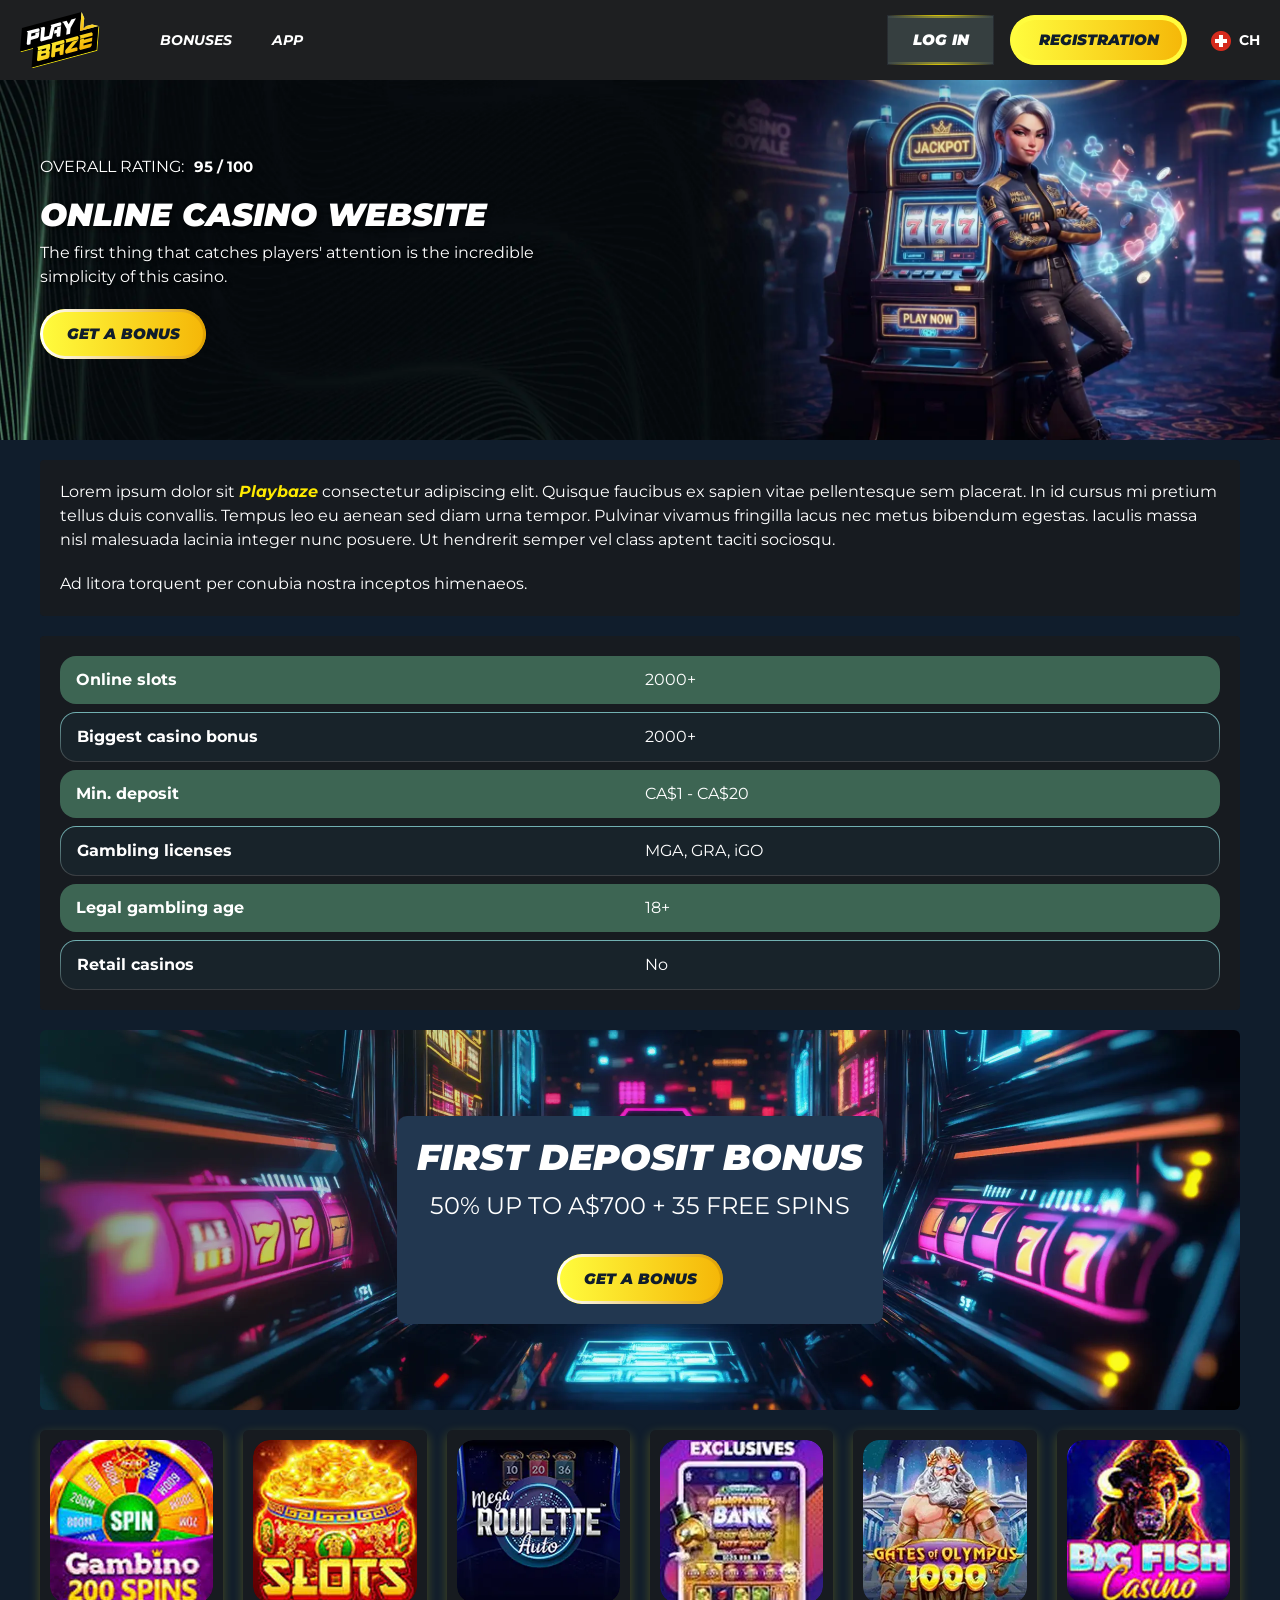
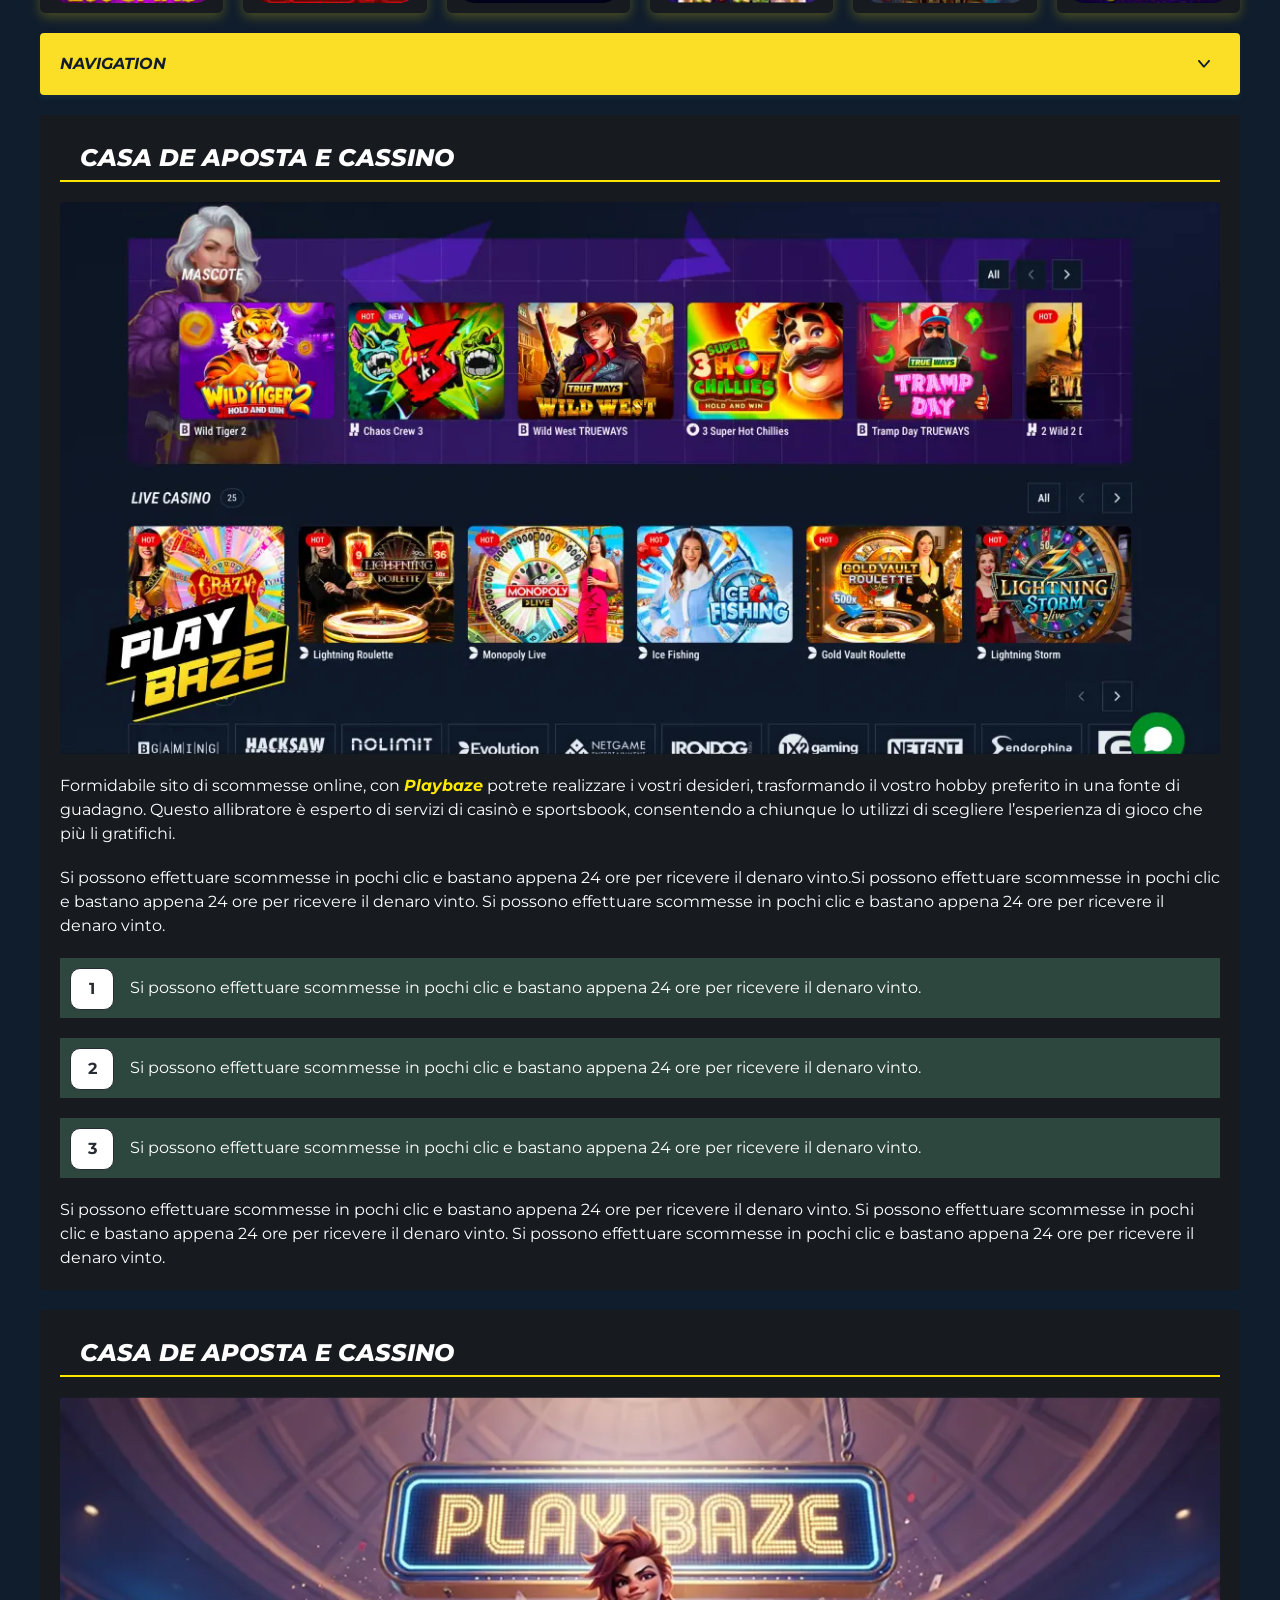
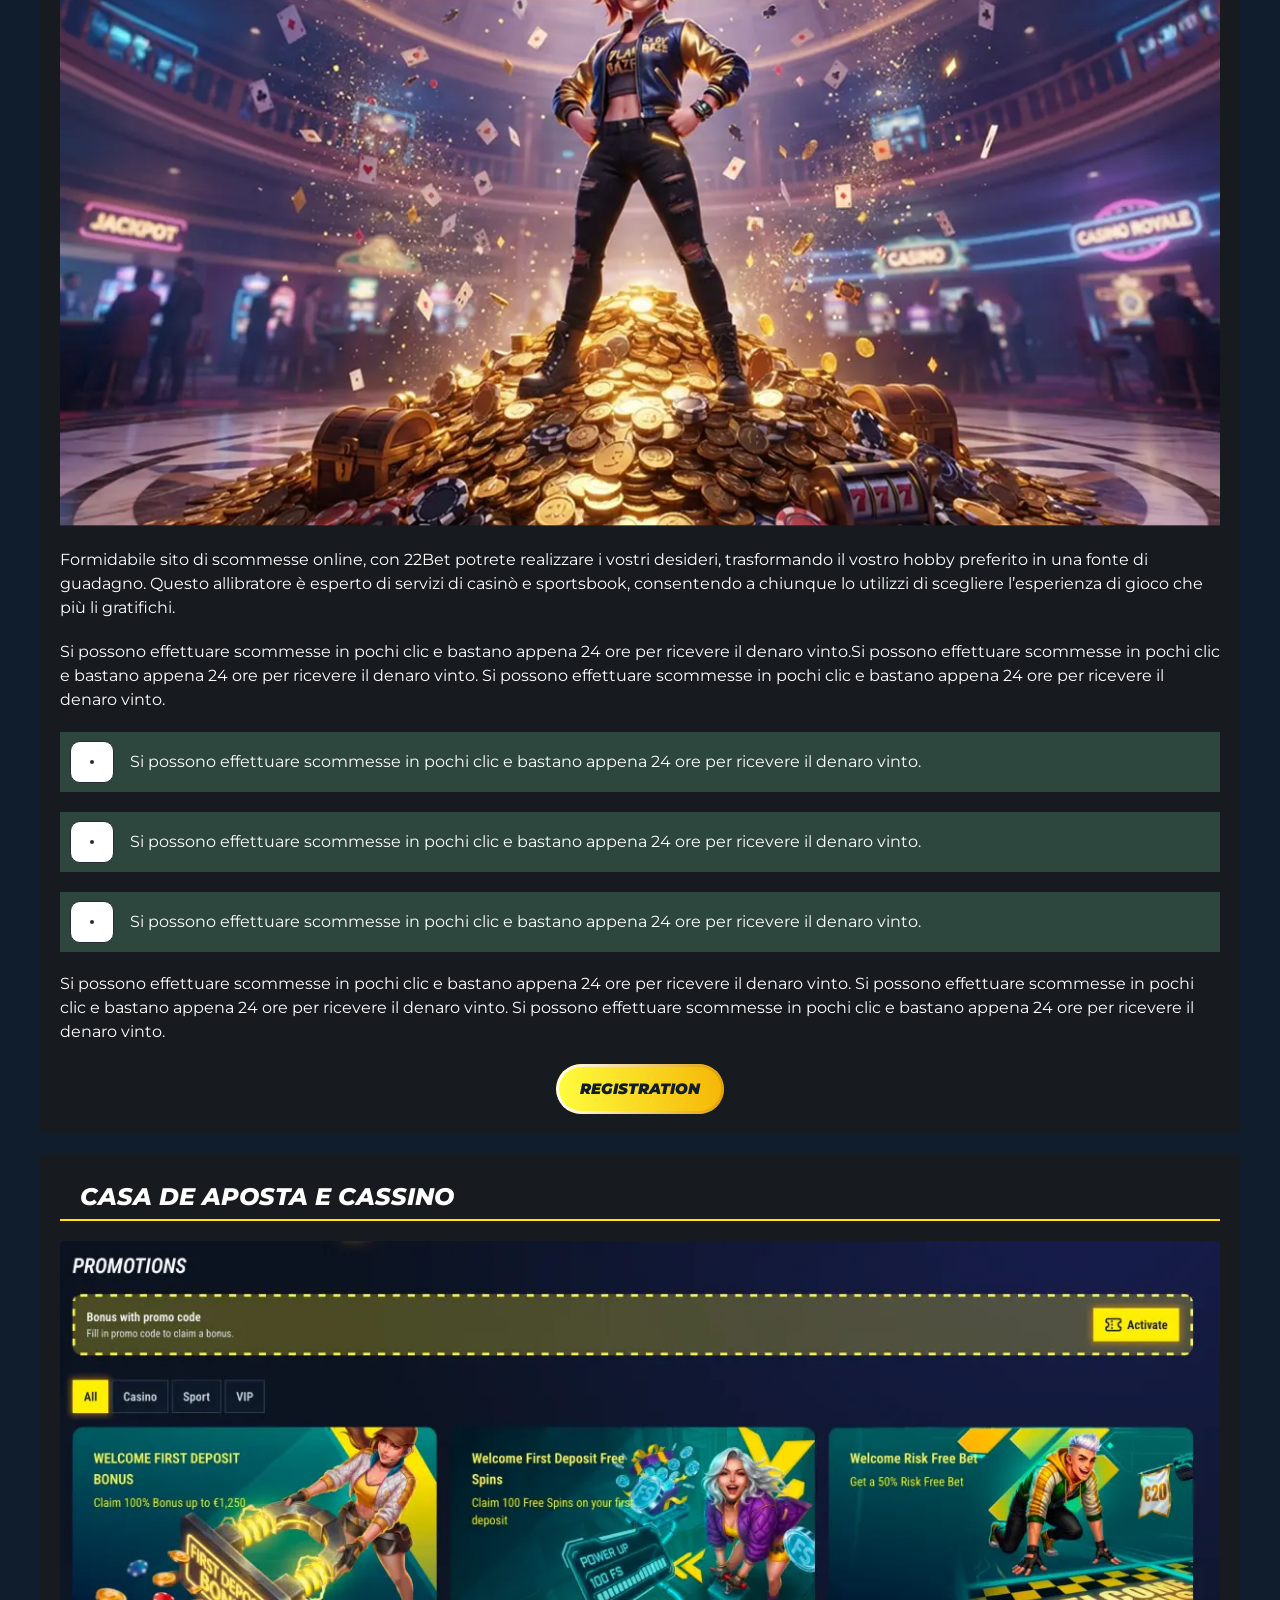
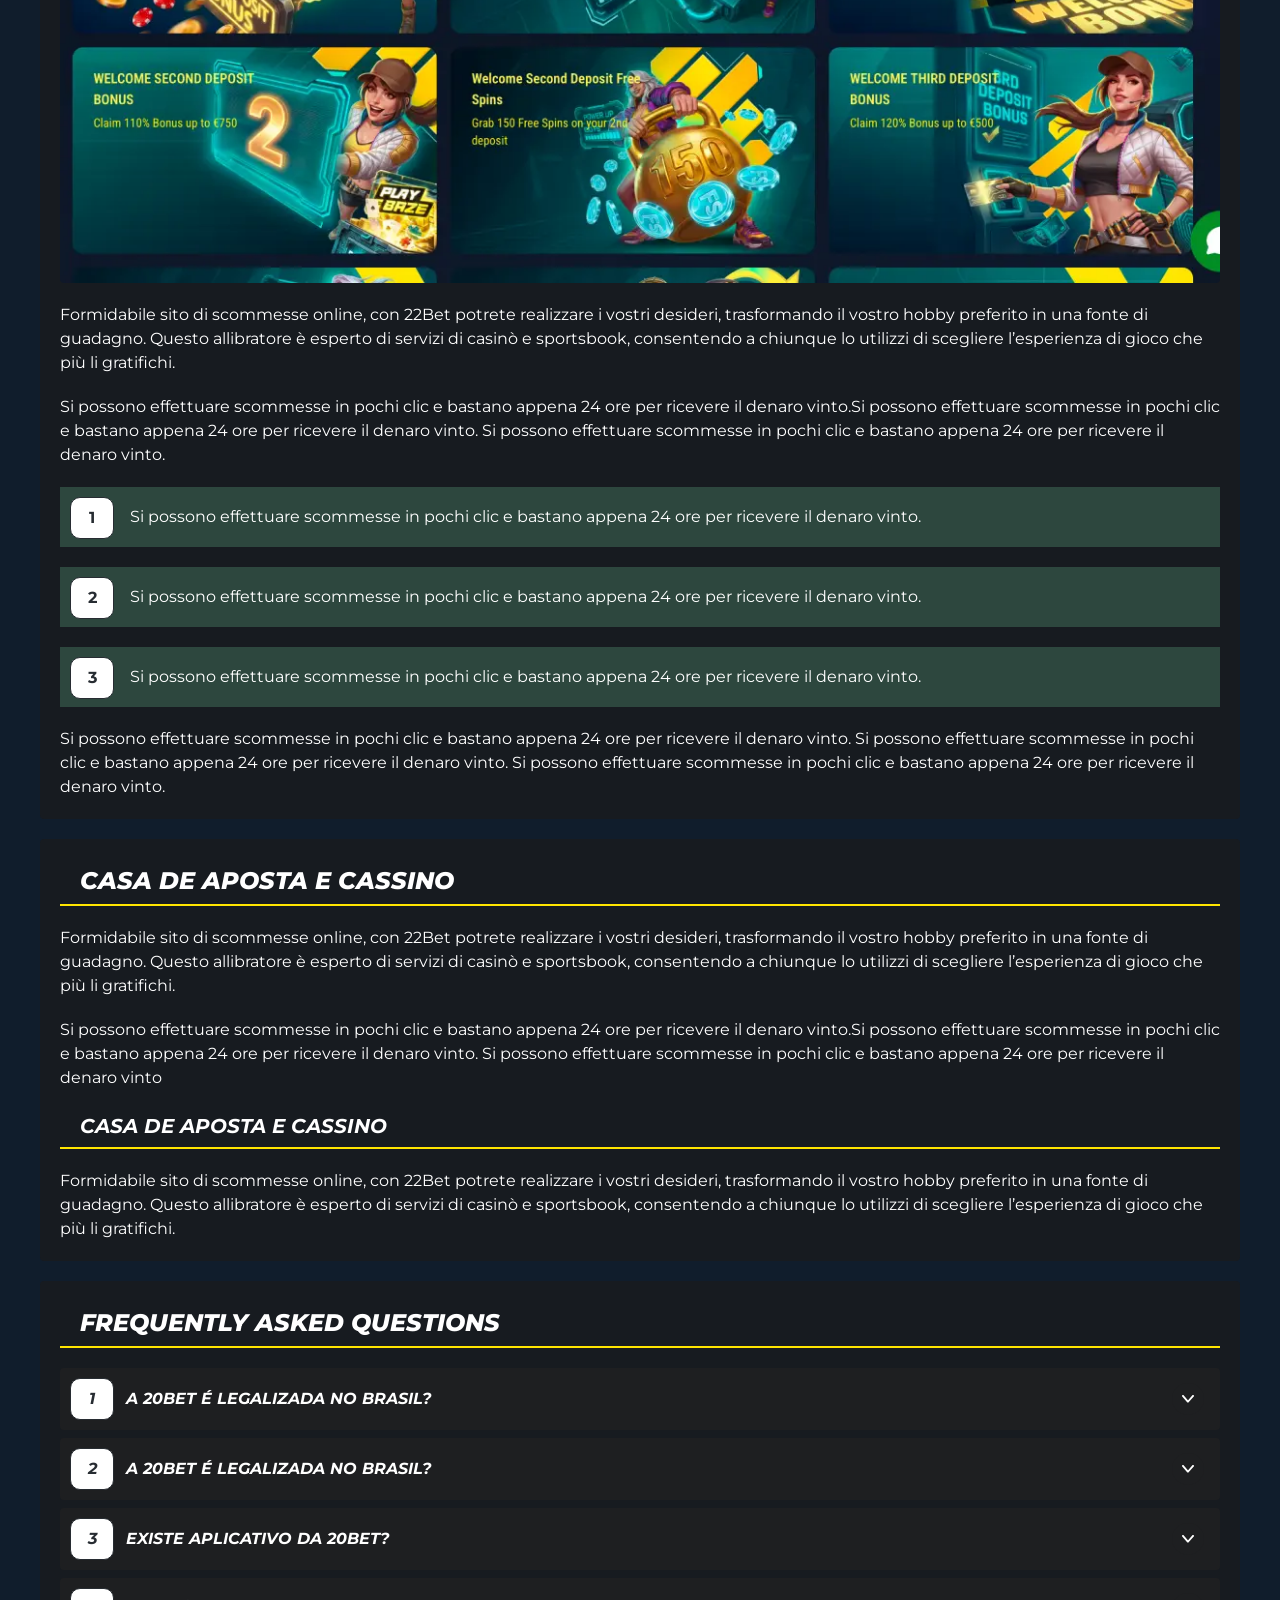
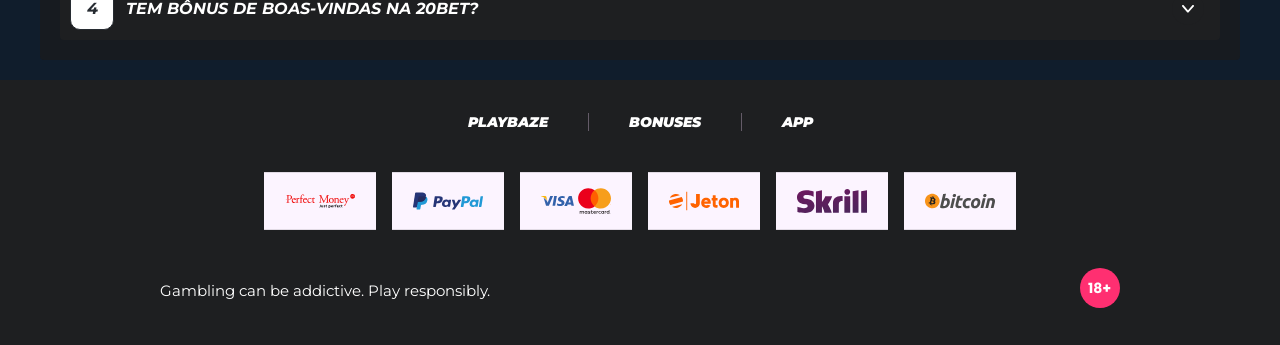
<file: index.html>
<!DOCTYPE html>
<html lang="en">
  <head>
    <meta charset="UTF-8" />
   
    <meta name="viewport" content="width=device-width, initial-scale=1.0" />
    <title>Playbaze </title>
    <meta name="description" content />
    <meta property="og:site_name" content />
    <meta property="og:title" content />
    <meta property="og:type" content="website" />
    <meta property="og:url" content />
    <meta property="og:image" content />
    <meta property="og:image:alt" content />
    <meta property="og:locale" content="en" />
    <meta property="og:description" content />
    <link rel="preconnect" href="https://fonts.googleapis.com" />
    <link rel="preconnect" href="https://fonts.gstatic.com" crossorigin="anonymous" />
   <link href="https://fonts.googleapis.com/css2?family=Open+Sans:ital,wght@0,300..800;1,300..800&display=swap" rel="stylesheet">
<!-- <link href="https://fonts.googleapis.com/css?family=Roboto+Condensed&display=swap" rel="stylesheet"> -->
<link href="https://fonts.googleapis.com/css2?family=Montserrat:ital,wght@0,100..900;1,100..900&display=swap" rel="stylesheet">
 <link href="https://fonts.googleapis.com/css2?family=Roboto+Condensed:ital,wght@0,100..900;1,100..900&display=swap" rel="stylesheet"> 
<link rel="stylesheet" href="./css/reset.css" />
    <link rel="stylesheet" href="./css/main.css" />
    <link rel="stylesheet" href="./css/media.css"/>
    <link rel="icon" href="./images/Group.png" type="image/x-icon"/>
    <script
    src="https://code.jquery.com/jquery-3.6.1.min.js"
    integrity="sha256-o88AwQnZB+VDvE9tvIXrMQaPlFFSUTR+nldQm1LuPXQ="
    crossorigin="anonymous"
  ></script>
  </head>
  <body>
    <header class="header">
      <section class="content header__content">
        <a href="./index.html" class="logo header__logo"
          ><img src="./images/logo.svg" alt="logo" title
        /></a>
        <button class="header__btn-menu" >
          <svg width="16px" height="16px" viewBox="0 0 16 16" xmlns="http://www.w3.org/2000/svg">
              <rect y="0" width="16" height="3" rx="1.5"></rect>
              <rect y="6.5" width="16" height="3" rx="1.5"></rect>
              <rect y="13" width="16" height="3" rx="1.5"></rect>
            </svg>
        </button>

          <nav class="menu header__menu">
              <ul class="header__menu-list">
            <li>
              <a href="./bonus.html">
                <span>Bonuses</span>
              </a>
            </li>
            <li>
              <a href="./app.html">
                <span>App</span>
              </a>
            </li>
            
          </ul>
            <div class="header__button header__button-menu " >
              <a href="#" class="button  button__login-menu">Log In</a>
              <a href="#" class="button button__menu">Registration </a>
            </div>
           
          </nav>
            <a href="#" class="button button__login">Log In</a>
            <a href="#" class="button button__singup">Registration </a>
            
            <a href="" class="header__flag">
                <span><img src="./images/flag.png" alt="flag" title /></span>
                <span>ch</span>
              </a>
      </section>
    </header>
     <main class="main home main-page">
        <section class=" hero hero__page">
           
            <div class="background">
              <img src="./images/main/bg-main.webp" alt="hero" title />
              
            </div>
            <div class="hero__wrapper">
              <div class="hero__data">
                <div class="hero__rating" >
                  <p>Overall Rating:</p>
                 
                  <span >
                    <span >95</span>
                  <span>/</span> 
                  <span >100</span>
                  
                  </span>
                </div>
                <h1 class="title general hero__title">
                 Online Casino Website
                </h1>
                <p class="hero__text">The first thing that catches players' attention is the incredible simplicity of this casino.</p>
                <a href="#" class="button  hero__button">Get a bonus</a>
               
              </div>
             
            </div>
          </section>
      <section class="main__wrap main__wrap-page">
       
       <section class="content__wrapper content__wrapper-page">

         
        
       
          <section class="content article ">
            <p>
             Lorem ipsum dolor sit <a href="#">Playbaze</a> consectetur adipiscing elit. Quisque faucibus ex sapien vitae pellentesque sem placerat. In id cursus mi pretium tellus duis convallis. Tempus leo eu aenean sed diam urna tempor. Pulvinar vivamus fringilla lacus nec metus bibendum egestas. Iaculis massa nisl malesuada lacinia integer nunc posuere. Ut hendrerit semper vel class aptent taciti sociosqu.
            </p>
            <p>
             Ad litora torquent per conubia nostra inceptos himenaeos.
            </p>
          </section>
         
            <section class="content features">
           
              <table class="features__table">
               <tbody class="features__group">
                 
                   <tr>
                   <td>Online slots</td>
                   <td>2000+</td>
                  </tr>
                  <tr>
                   <td>Biggest casino bonus</td>
                   <td>2000+</td>
                  </tr>
                  <tr>
                   <td>Min. deposit</td>
                   <td>CA$1 - CA$20</td>
                  </tr>
                 
                     <tr>
                     <td>Gambling licenses</td>
                     <td>MGA, GRA, iGO</td>
                   </tr>
                   <tr>
                     <td>Legal gambling age</td>
                     <td>18+</td>
                   </tr>
                   <tr>
                     <td>Retail casinos</td>
                     <td>No</td>
                   </tr>
                
               </tbody>
             </table>
            
         
           </section>  
             <section class="content banner">
            <div class="background banner__background ">
              
              <img src="./images/main/banner-main.webp" alt="banner" title />
              
            </div>
            <div class="banner__info">
                <h2 class="title high banner__title-main">
           first Deposit Bonus
              </h2>
              <p class="banner__subtitle">50% up to A$700 + 35 Free spins</p>
            
            
              <a href="#" class="button banner__button">Get a bonus</a>
            </div>
          </section>
           <section class="content casino">
           
              <ul class="casino__list">
                <li class="casino__item">
                    <a href="#"><div class="casino__wrapper">
                      <img class="casino__img" src="./images/main/card-main1.webp" alt="" title>
                    <div class="casino__hover casino__hover-live">
                        
                        <div class="casino-box">
                            
                        <span class="button  casino__buttons"><img src="./images/main/play-btn.svg" alt="" title></span>
                        </div>
                    </div>
                    </div></a>
                    
                </li>
                <li class="casino__item">
                 <a href="#"><div class="casino__wrapper">
                      <img class="casino__img" src="./images/main/card-main2.webp" alt="" title>
                    <div class="casino__hover casino__hover-live">
                        
                        <div class="casino-box">
                            
                        <span class="button  casino__buttons"><img src="./images/main/play-btn.svg" alt="" title></span>
                        </div>
                    </div>
                    </div></a>
                 
              </li>
              <li class="casino__item">
                 <a href="#"><div class="casino__wrapper">
                      <img class="casino__img" src="./images/main/card-main3.webp" alt="" title>
                    <div class="casino__hover casino__hover-live">
                        
                        <div class="casino-box">
                            
                        <span class="button  casino__buttons"><img src="./images/main/play-btn.svg" alt="" title></span>
                        </div>
                    </div>
                    </div></a>
            </li>
             <li class="casino__item">
                <a href="#"><div class="casino__wrapper">
                      <img class="casino__img" src="./images/main/card-main4.webp" alt="" title>
                    <div class="casino__hover casino__hover-live">
                        
                        <div class="casino-box">
                            
                        <span class="button  casino__buttons"><img src="./images/main/play-btn.svg" alt="" title></span>
                        </div>
                    </div>
                    </div></a>
            </li>
             <li class="casino__item">
              <a href="#"><div class="casino__wrapper">
                      <img class="casino__img" src="./images/main/card-main5.webp" alt="" title>
                    <div class="casino__hover casino__hover-live">
                        
                        <div class="casino-box">
                            
                        <span class="button  casino__buttons"><img src="./images/main/play-btn.svg" alt="" title></span>
                        </div>
                    </div>
                    </div></a>
            </li>
             <li class="casino__item">
                 <a href="#"><div class="casino__wrapper">
                      <img class="casino__img" src="./images/main/card-main6.webp" alt="" title>
                    <div class="casino__hover casino__hover-live">
                        
                        <div class="casino-box">
                            
                        <span class="button  casino__buttons"><img src="./images/main/play-btn.svg" alt="" title></span>
                        </div>
                    </div>
                    </div></a>
               
            </li>
           
           
           
              </ul>
         </section>
              <section class="content menu-review__content">
              

            
                <div class="menu__review-desk menu__review-content">Navigation</div>
                <ul class="menu__review menu__review-list">
                  <li><a href="#">Lorem ipsum dolor sit</a></li>
                    <li><a href="#">Amet consectetur adipiscing</a></li>
                      <li><a href="#">Quisque faucibus ex sapien vitaeno</a></li>
                        <li><a href="#">Ut hendrerit semper</a></li>
                          <li><a href="#">Pulvinar vivamus fringillas</a></li>
                 
                         <li><a href="#">Ad litora torquent per conubia</a></li>
                </ul>
             
          
          </section>
          
        
          <section class="content article">
            <h2 class="title high article__title">Casa de Aposta e Cassino</h2>
             <div class="images">
              <img src="./images/main/image1-main.webp" alt="banner" title />
            </div>
            <p>
             Formidabile sito di scommesse online, con <a href="#">Playbaze</a> potrete realizzare i vostri desideri, trasformando il vostro hobby preferito in una fonte di guadagno. Questo allibratore è esperto di servizi di casinò e sportsbook, consentendo a chiunque lo utilizzi di scegliere l’esperienza di gioco che più li gratifichi.
            </p>
            <p>
             Si possono effettuare scommesse in pochi clic e bastano appena 24 ore per ricevere il denaro vinto.Si possono effettuare scommesse in pochi clic e bastano appena 24 ore per ricevere il denaro vinto. Si possono effettuare scommesse in pochi clic e bastano appena 24 ore per ricevere il denaro vinto.
            </p>
           <ol>
              <li>Si possono effettuare scommesse in pochi clic e bastano appena 24 ore per ricevere il denaro vinto.</li>
              <li>Si possono effettuare scommesse in pochi clic e bastano appena 24 ore per ricevere il denaro vinto.</li>
              <li>Si possono effettuare scommesse in pochi clic e bastano appena 24 ore per ricevere il denaro vinto.</li>
            </ol>
            <p>Si possono effettuare scommesse in pochi clic e bastano appena 24 ore per ricevere il denaro vinto. Si possono effettuare scommesse in pochi clic e bastano appena 24 ore per ricevere il denaro vinto. Si possono effettuare scommesse in pochi clic e bastano appena 24 ore per ricevere il denaro vinto.</p>
          </section>
           <section class="content article">
            <h2 class="title high article__title">Casa de Aposta e Cassino</h2>
             <div class="images">
              <img src="./images/main/image2-main.webp" alt="banner" title />
            </div>
            <p>
             Formidabile sito di scommesse online, con 22Bet potrete realizzare i vostri desideri, trasformando il vostro hobby preferito in una fonte di guadagno. Questo allibratore è esperto di servizi di casinò e sportsbook, consentendo a chiunque lo utilizzi di scegliere l’esperienza di gioco che più li gratifichi.
            </p>
            <p>
             Si possono effettuare scommesse in pochi clic e bastano appena 24 ore per ricevere il denaro vinto.Si possono effettuare scommesse in pochi clic e bastano appena 24 ore per ricevere il denaro vinto. Si possono effettuare scommesse in pochi clic e bastano appena 24 ore per ricevere il denaro vinto.
            </p>
           <ul>
              <li>Si possono effettuare scommesse in pochi clic e bastano appena 24 ore per ricevere il denaro vinto.</li>
              <li>Si possono effettuare scommesse in pochi clic e bastano appena 24 ore per ricevere il denaro vinto.</li>
              <li>Si possono effettuare scommesse in pochi clic e bastano appena 24 ore per ricevere il denaro vinto.</li>
            </ul>
            <p>Si possono effettuare scommesse in pochi clic e bastano appena 24 ore per ricevere il denaro vinto. Si possono effettuare scommesse in pochi clic e bastano appena 24 ore per ricevere il denaro vinto. Si possono effettuare scommesse in pochi clic e bastano appena 24 ore per ricevere il denaro vinto.</p>
         <a href="#" class="button">Registration</a>
          </section>
           <section class="content article">
            <h2 class="title high article__title">Casa de Aposta e Cassino</h2>
             <div class="images">
              <img src="./images/main/image3-main.webp" alt="banner" title />
            </div>
            <p>
             Formidabile sito di scommesse online, con 22Bet potrete realizzare i vostri desideri, trasformando il vostro hobby preferito in una fonte di guadagno. Questo allibratore è esperto di servizi di casinò e sportsbook, consentendo a chiunque lo utilizzi di scegliere l’esperienza di gioco che più li gratifichi.
            </p>
            <p>
             Si possono effettuare scommesse in pochi clic e bastano appena 24 ore per ricevere il denaro vinto.Si possono effettuare scommesse in pochi clic e bastano appena 24 ore per ricevere il denaro vinto. Si possono effettuare scommesse in pochi clic e bastano appena 24 ore per ricevere il denaro vinto.
            </p>
           <ol>
              <li>Si possono effettuare scommesse in pochi clic e bastano appena 24 ore per ricevere il denaro vinto.</li>
              <li>Si possono effettuare scommesse in pochi clic e bastano appena 24 ore per ricevere il denaro vinto.</li>
              <li>Si possono effettuare scommesse in pochi clic e bastano appena 24 ore per ricevere il denaro vinto.</li>
            </ol>
            <p>Si possono effettuare scommesse in pochi clic e bastano appena 24 ore per ricevere il denaro vinto. Si possono effettuare scommesse in pochi clic e bastano appena 24 ore per ricevere il denaro vinto. Si possono effettuare scommesse in pochi clic e bastano appena 24 ore per ricevere il denaro vinto.</p>
          </section>
           <section class="content article ">
            <h2 class="title high article__title">Casa de Aposta e Cassino</h2>
            <p>Formidabile sito di scommesse online, con 22Bet potrete realizzare i vostri desideri, trasformando il vostro hobby preferito in una fonte di guadagno. Questo allibratore è esperto di servizi di casinò e sportsbook, consentendo a chiunque lo utilizzi di scegliere l’esperienza di gioco che più li gratifichi.</p>
            <p>Si possono effettuare scommesse in pochi clic e bastano appena 24 ore per ricevere il denaro vinto.Si possono effettuare scommesse in pochi clic e bastano appena 24 ore per ricevere il denaro vinto. Si possono effettuare scommesse in pochi clic e bastano appena 24 ore per ricevere il denaro vinto</p>
            <h3>Casa de Aposta e Cassino</h3>
            <p>Formidabile sito di scommesse online, con 22Bet potrete realizzare i vostri desideri, trasformando il vostro hobby preferito in una fonte di guadagno. Questo allibratore è esperto di servizi di casinò e sportsbook, consentendo a chiunque lo utilizzi di scegliere l’esperienza di gioco che più li gratifichi.</p>
           </section>

          <section class="content faq">
            <h2 class="title high faq__title">Frequently Asked Questions</h2>
            <ul class="faq__list " >
              <li class="faq__item"  >
                <h3 class="title medium faq__subtitle js-button-expander js-button-expander--faq"  >A 20Bet é legalizada no Brasil?
                 </h3>
                <div  class="faq__answer js-expand-content js-expand-content--faq" >
                  <p  >
                    Sim, a casa de apostas tem licença emitida por Curaçao, que é reconhecida no Brasil e a permite atuar por aqui.
                  </p>
                </div>
              </li>
              <li class="faq__item"  >
                <h3 class="title medium faq__subtitle js-button-expander js-button-expander--faq"  >A 20Bet é legalizada no Brasil?</h3>
                <div class="faq__answer js-expand-content js-expand-content--faq" >
                  <p  >
                    Sim, a casa de apostas tem licença emitida por Curaçao, que é reconhecida no Brasil e a permite atuar por aqui.
                  </p>
                </div>
              </li> 
              <li class="faq__item"  >
                <h3 class="title medium faq__subtitle js-button-expander js-button-expander--faq"  >Existe aplicativo da 20Bet?</h3>
                <div class="faq__answer js-expand-content js-expand-content--faq" >
                  <p  >
                   Sim, disponível para sistemas operacionais iOS e Android.
                  </p>
                </div>
              </li> 
              <li class="faq__item"  >
                <h3 class="title medium faq__subtitle js-button-expander js-button-expander--faq"  >Tem bônus de boas-vindas na 20Bet?</h3>
                <div class="faq__answer js-expand-content js-expand-content--faq" >
                  <p  >
                   O pacote especial para novos usuários da 20Bet paga 100% sobre o primeiro depósito, com limite de 600 BRL.
                  </p>
                </div>
              </li> 
             
            </ul>
          </section>
          
        </section> 
      
        <div class=""  onclick="scrollToTop()">
          <button class="main__arrow" id="scrollToTopBtn"></button>
        </div> 
        
      </section>
    </main> 
     <footer class=" footer ">
      <section class="content footer__content">
        <ul class="footer__menu">
        
         <li><a href="/">PLAYBAZE</a></li>
         <li><a href="./bonus.html">BONUSES</a></li>
         <li><a href="./app.html">App</a></li>
        
        </ul>
       
          <ul class="footer__cards-list">
           
            <li>
              <a href="#"
                ><img src="./images/footer-img1.svg" alt="cardvisa" title
              /></a>
            </li>
             <li>
              <a href="#"
                ><img src="./images/footer-img2.svg" alt="cardvisa" title
              /></a>
            </li>
              <li>
              <a href="#"
                ><img src="./images/footer-img3.svg" alt="cardvisa" title
              /></a>
            </li>
              <li>
              <a href="#"
                ><img src="./images/footer-img4.svg" alt="cardvisa" title
              /></a>
            </li>
              <li>
              <a href="#"
                ><img src="./images/footer-img5.svg" alt="cardvisa" title
              /></a>
            </li>
              <li>
              <a href="#"
                ><img src="./images/footer-img6.svg" alt="cardvisa" title
              /></a>
            </li>
           
          </ul>
       
        <div class="footer__wrapp">
          <div class="footer__text">
           
            <p>Gambling can be addictive. Play responsibly. 
</p>
           
          </div>
          <div class="footer__age">
            <img src="./images/age.svg" alt="age" title />
          </div>
        </div>
      
      </section>
    </footer>
    <script src="./js/arrowUp.js" defer></script>
    <script src="./js/sidebar.js" defer></script>
    <script src="./js/expander.js" defer></script>
    <script src="./js/mobile-menu.js" defer></script>
    
  </body>
</html>
</file>
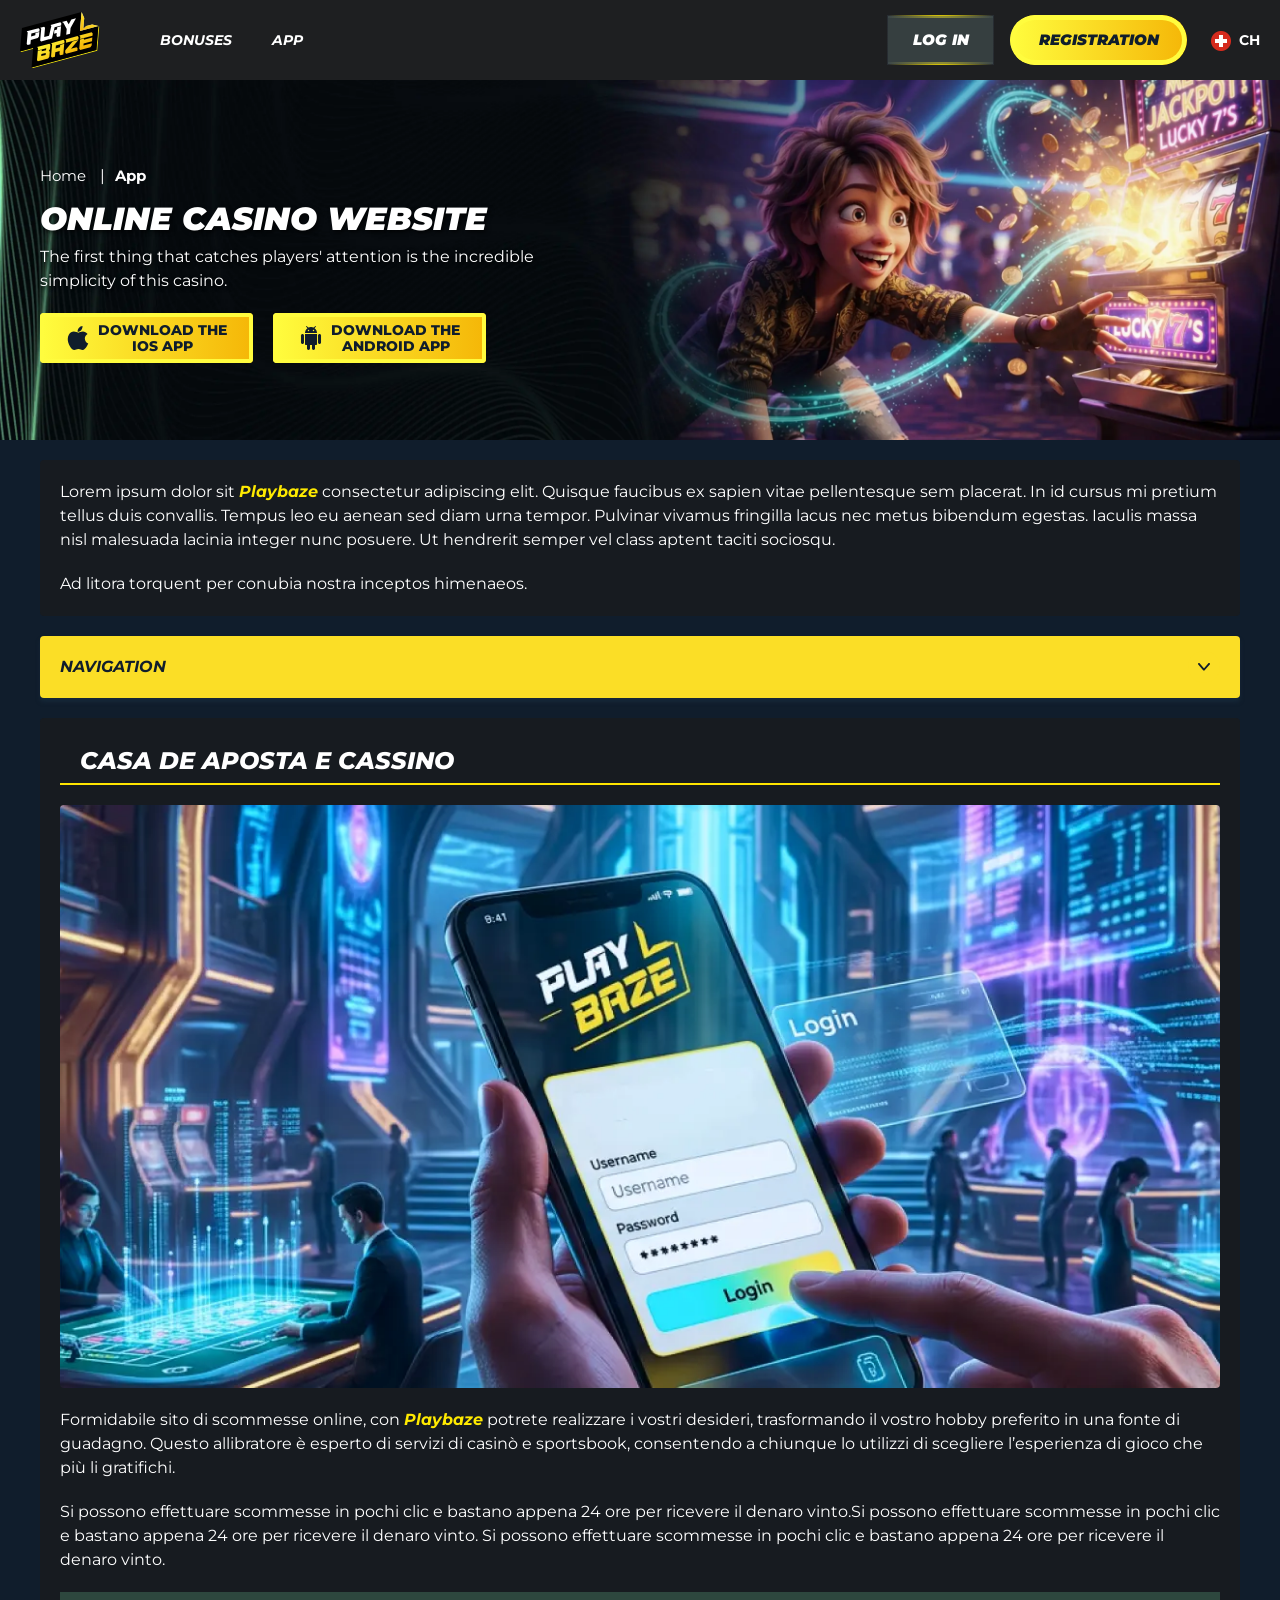
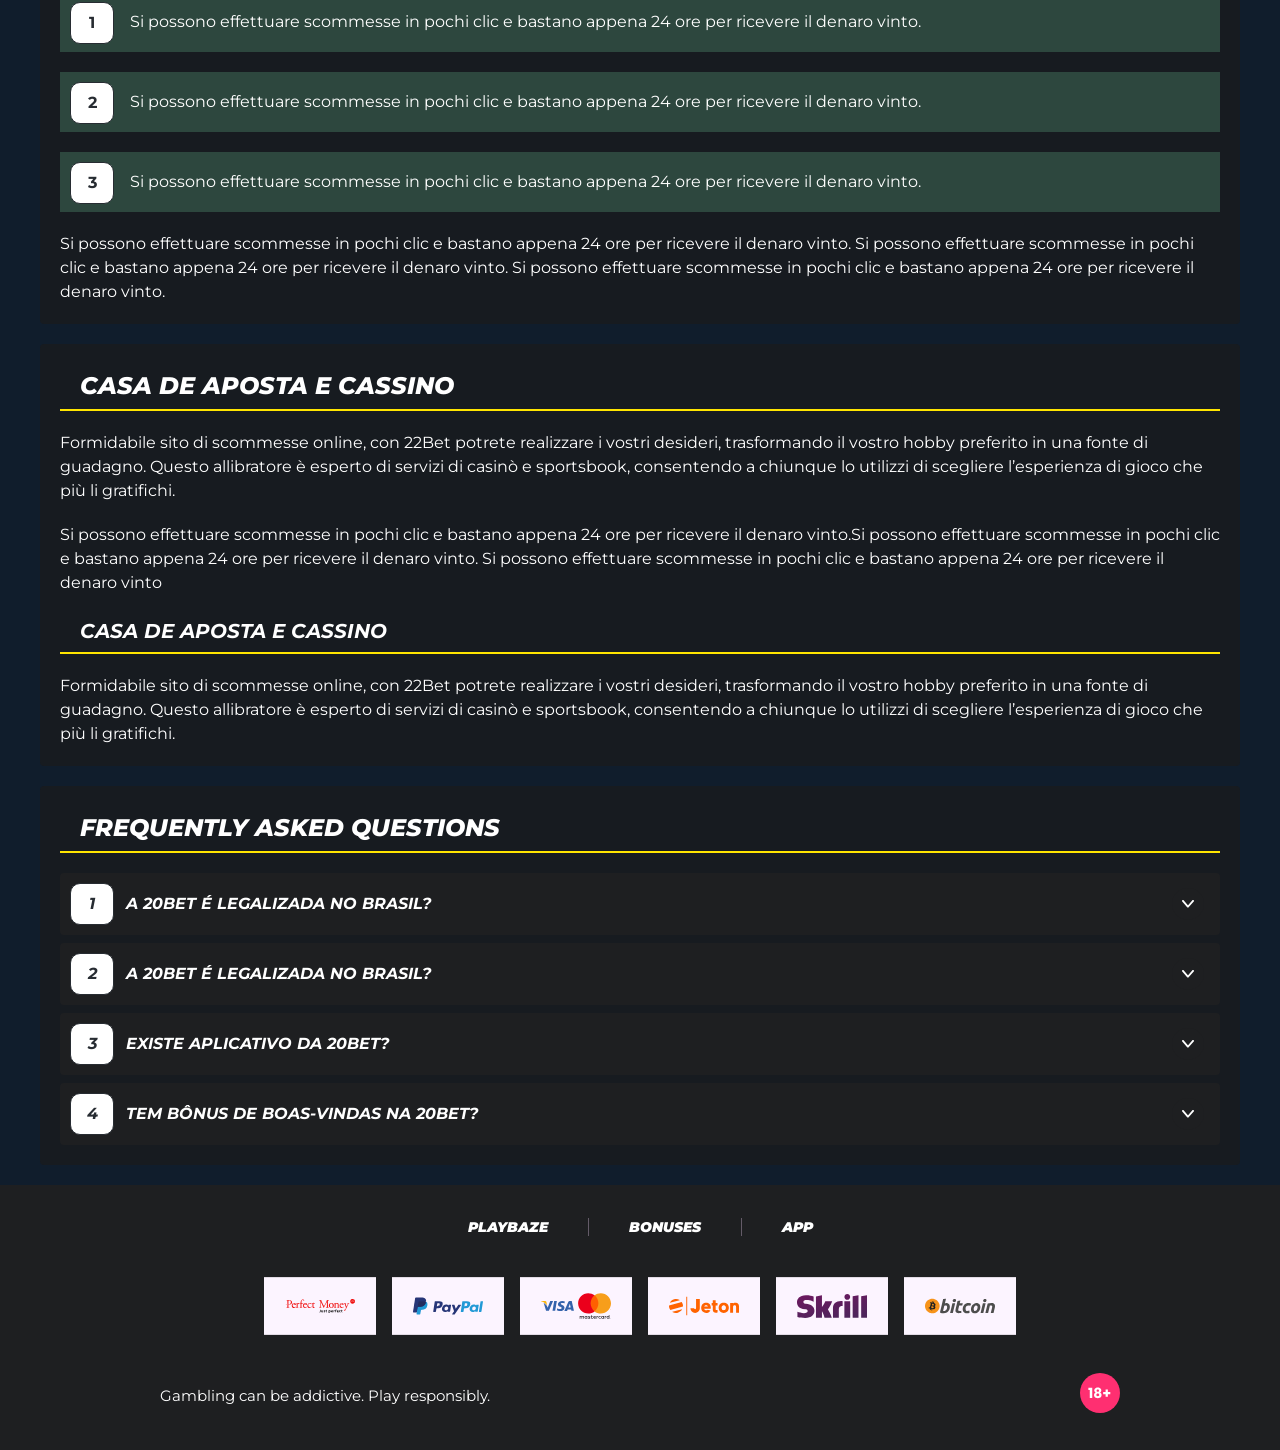
<file: app.html>
<!DOCTYPE html>
<html lang="en">
  <head>
    <meta charset="UTF-8" />
   
    <meta name="viewport" content="width=device-width, initial-scale=1.0" />
    <title>Playbaze</title>
    <meta name="description" content />
    <meta property="og:site_name" content />
    <meta property="og:title" content />
    <meta property="og:type" content="website" />
    <meta property="og:url" content />
    <meta property="og:image" content />
    <meta property="og:image:alt" content />
    <meta property="og:locale" content="en" />
    <meta property="og:description" content />
    <link rel="preconnect" href="https://fonts.googleapis.com" />
    <link rel="preconnect" href="https://fonts.gstatic.com" crossorigin="anonymous" />
   <link href="https://fonts.googleapis.com/css2?family=Open+Sans:ital,wght@0,300..800;1,300..800&display=swap" rel="stylesheet">
<link href="https://fonts.googleapis.com/css2?family=Roboto+Condensed:ital,wght@0,100..900;1,100..900&display=swap" rel="stylesheet"> 

<link href="https://fonts.googleapis.com/css2?family=Montserrat:ital,wght@0,100..900;1,100..900&display=swap" rel="stylesheet">
   <link rel="stylesheet" href="./css/reset.css" />
    <link rel="stylesheet" href="./css/main.css" />
    <link rel="stylesheet" href="./css/media.css"/>
    <link rel="icon" href="./images/Group.png" type="image/x-icon"/>
    <script
    src="https://code.jquery.com/jquery-3.6.1.min.js"
    integrity="sha256-o88AwQnZB+VDvE9tvIXrMQaPlFFSUTR+nldQm1LuPXQ="
    crossorigin="anonymous"
  ></script>
  </head>
  <body>
     <header class="header">
      <section class="content header__content">
        <a href="./index.html" class="logo header__logo"
          ><img src="./images/logo.svg" alt="logo" title
        /></a>
        <button class="header__btn-menu" >
          <svg width="16px" height="16px" viewBox="0 0 16 16" xmlns="http://www.w3.org/2000/svg">
              <rect y="0" width="16" height="3" rx="1.5"></rect>
              <rect y="6.5" width="16" height="3" rx="1.5"></rect>
              <rect y="13" width="16" height="3" rx="1.5"></rect>
            </svg>
        </button>

          <nav class="menu header__menu">
              <ul class="header__menu-list">
            <li>
              <a href="./bonus.html">
                <span>Bonuses</span>
              </a>
            </li>
            <li>
              <a href="./app.html">
                <span>App</span>
              </a>
            </li>
          
          </ul>
            <div class="header__button header__button-menu " >
              <a href="#" class="button  button__login-menu">Log In</a>
              <a href="#" class="button button__menu">Registration </a>
            </div>
           
          </nav>
            <a href="#" class="button button__login">Log In</a>
            <a href="#" class="button button__singup">Registration </a>
          
            <a href="" class="header__flag">
                <span><img src="./images/flag.png" alt="flag" title /></span>
                <span>ch</span>
              </a>
      </section>
    </header>
     <main class="main home main-page">
        <section class=" hero hero__page hero__page-app">
           
            <div class="background background-page">
              <img src="./images/app/bg-app.webp" alt="hero" title />
              
            </div>
            <div class="hero__wrapper hero__wrapper-page">
              <div class="hero__data hero__data-app">
                <ul
                class="breadcrumbs "
                
              >
                <li
                  
                >
                  <a href="#" >
                    <span >Home</span></a
                  >
                 
                </li>
                <li
                  
                >
                  <a href="#" > <span >App</span></a>
                 
                </li>
              </ul>
                <h1 class="title general hero__title">
                  Online Casino Website
                </h1>
                 <p class="hero__text">The first thing that catches players' attention is the incredible simplicity of this casino.</p>
               
              <div class="banner__content banner__content-app">
             
                  <a href="#" class="banner__btn banner__btn-app">
                    <img src="./images/app/apple.svg" alt="icon" title>
                   Download the</br>

 IOS app
                  </a>
                  <a href="#" class="banner__btn banner__btn-android"
                    > <img src="./images/app/android.svg" alt="icon" title>Download the</br>
android app</a
                  >
                </div>
              </div>
             
            </div>
          </section>
      <section class="main__wrap main__wrap-page">
       
       <section class="content__wrapper content__wrapper-page">

         
        
       
          <section class="content article  r">
            <p>
             Lorem ipsum dolor sit <a href="#">Playbaze</a> consectetur adipiscing elit. Quisque faucibus ex sapien vitae pellentesque sem placerat. In id cursus mi pretium tellus duis convallis. Tempus leo eu aenean sed diam urna tempor. Pulvinar vivamus fringilla lacus nec metus bibendum egestas. Iaculis massa nisl malesuada lacinia integer nunc posuere. Ut hendrerit semper vel class aptent taciti sociosqu.
            </p>
            <p>
             Ad litora torquent per conubia nostra inceptos himenaeos.
            </p>
          </section>
         
            <section class="content menu-review__content">
              

            
                <div class="menu__review-desk menu__review-content">Navigation</div>
                <ul class="menu__review menu__review-list">
                  <li><a href="#">Lorem ipsum dolor sit</a></li>
                    <li><a href="#">Amet consectetur adipiscing</a></li>
                      <li><a href="#">Quisque faucibus ex sapien vitaeno</a></li>
                        <li><a href="#">Ut hendrerit semper</a></li>
                          <li><a href="#">Pulvinar vivamus fringillas</a></li>
                 
                         <li><a href="#">Ad litora torquent per conubia</a></li>
                </ul>
             
          
          </section>
          
        
          <section class="content article">
            <h2 class="title high article__title">Casa de Aposta e Cassino</h2>
             <div class="images">
              <img src="./images/app/image1-app.webp" alt="banner" title />
            </div>
            <p>
             Formidabile sito di scommesse online, con <a href="#">Playbaze</a> potrete realizzare i vostri desideri, trasformando il vostro hobby preferito in una fonte di guadagno. Questo allibratore è esperto di servizi di casinò e sportsbook, consentendo a chiunque lo utilizzi di scegliere l’esperienza di gioco che più li gratifichi.
            </p>
            <p>
             Si possono effettuare scommesse in pochi clic e bastano appena 24 ore per ricevere il denaro vinto.Si possono effettuare scommesse in pochi clic e bastano appena 24 ore per ricevere il denaro vinto. Si possono effettuare scommesse in pochi clic e bastano appena 24 ore per ricevere il denaro vinto.
            </p>
           <ol>
              <li>Si possono effettuare scommesse in pochi clic e bastano appena 24 ore per ricevere il denaro vinto.</li>
              <li>Si possono effettuare scommesse in pochi clic e bastano appena 24 ore per ricevere il denaro vinto.</li>
              <li>Si possono effettuare scommesse in pochi clic e bastano appena 24 ore per ricevere il denaro vinto.</li>
            </ol>
            <p>Si possono effettuare scommesse in pochi clic e bastano appena 24 ore per ricevere il denaro vinto. Si possono effettuare scommesse in pochi clic e bastano appena 24 ore per ricevere il denaro vinto. Si possono effettuare scommesse in pochi clic e bastano appena 24 ore per ricevere il denaro vinto.</p>
          </section>
         
         
           <section class="content article ">
            <h2 class="title high article__title">Casa de Aposta e Cassino</h2>
            <p>Formidabile sito di scommesse online, con 22Bet potrete realizzare i vostri desideri, trasformando il vostro hobby preferito in una fonte di guadagno. Questo allibratore è esperto di servizi di casinò e sportsbook, consentendo a chiunque lo utilizzi di scegliere l’esperienza di gioco che più li gratifichi.</p>
            <p>Si possono effettuare scommesse in pochi clic e bastano appena 24 ore per ricevere il denaro vinto.Si possono effettuare scommesse in pochi clic e bastano appena 24 ore per ricevere il denaro vinto. Si possono effettuare scommesse in pochi clic e bastano appena 24 ore per ricevere il denaro vinto</p>
            <h3>Casa de Aposta e Cassino</h3>
            <p>Formidabile sito di scommesse online, con 22Bet potrete realizzare i vostri desideri, trasformando il vostro hobby preferito in una fonte di guadagno. Questo allibratore è esperto di servizi di casinò e sportsbook, consentendo a chiunque lo utilizzi di scegliere l’esperienza di gioco che più li gratifichi.</p>
           </section>

          <section class="content faq">
            <h2 class="title high faq__title">Frequently Asked Questions</h2>
            <ul class="faq__list " >
              <li class="faq__item"  >
                <h3 class="title medium faq__subtitle js-button-expander js-button-expander--faq"  >A 20Bet é legalizada no Brasil?
                 </h3>
                <div  class="faq__answer js-expand-content js-expand-content--faq" >
                  <p  >
                    Sim, a casa de apostas tem licença emitida por Curaçao, que é reconhecida no Brasil e a permite atuar por aqui.
                  </p>
                </div>
              </li>
              <li class="faq__item"  >
                <h3 class="title medium faq__subtitle js-button-expander js-button-expander--faq"  >A 20Bet é legalizada no Brasil?</h3>
                <div class="faq__answer js-expand-content js-expand-content--faq" >
                  <p  >
                    Sim, a casa de apostas tem licença emitida por Curaçao, que é reconhecida no Brasil e a permite atuar por aqui.
                  </p>
                </div>
              </li> 
              <li class="faq__item"  >
                <h3 class="title medium faq__subtitle js-button-expander js-button-expander--faq"  >Existe aplicativo da 20Bet?</h3>
                <div class="faq__answer js-expand-content js-expand-content--faq" >
                  <p  >
                   Sim, disponível para sistemas operacionais iOS e Android.
                  </p>
                </div>
              </li> 
              <li class="faq__item"  >
                <h3 class="title medium faq__subtitle js-button-expander js-button-expander--faq"  >Tem bônus de boas-vindas na 20Bet?</h3>
                <div class="faq__answer js-expand-content js-expand-content--faq" >
                  <p  >
                   O pacote especial para novos usuários da 20Bet paga 100% sobre o primeiro depósito, com limite de 600 BRL.
                  </p>
                </div>
              </li> 
             
            </ul>
          </section>
          
        </section> 
      
        <div class=""  onclick="scrollToTop()">
          <button class="main__arrow" id="scrollToTopBtn"></button>
        </div> 
        
      </section>
    </main> 
  <footer class=" footer ">
      <section class="content footer__content">
        <ul class="footer__menu">
        
           <li><a href="/">PLAYBAZE</a></li>
         <li><a href="./bonus.html">BONUSES</a></li>
         <li><a href="./app.html">App</a></li>
        
        </ul>
       
          <ul class="footer__cards-list">
           
            <li>
              <a href="#"
                ><img src="./images/footer-img1.svg" alt="cardvisa" title
              /></a>
            </li>
             <li>
              <a href="#"
                ><img src="./images/footer-img2.svg" alt="cardvisa" title
              /></a>
            </li>
              <li>
              <a href="#"
                ><img src="./images/footer-img3.svg" alt="cardvisa" title
              /></a>
            </li>
              <li>
              <a href="#"
                ><img src="./images/footer-img4.svg" alt="cardvisa" title
              /></a>
            </li>
              <li>
              <a href="#"
                ><img src="./images/footer-img5.svg" alt="cardvisa" title
              /></a>
            </li>
              <li>
              <a href="#"
                ><img src="./images/footer-img6.svg" alt="cardvisa" title
              /></a>
            </li>
           
          </ul>
       
        <div class="footer__wrapp">
          <div class="footer__text">
           
            <p>Gambling can be addictive. Play responsibly. 
</p>
           
          </div>
          <div class="footer__age">
            <img src="./images/age.svg" alt="age" title />
          </div>
        </div>
      
      </section>
    </footer>
    <script src="./js/arrowUp.js" defer></script>
    <script src="./js/sidebar.js" defer></script>
    <script src="./js/expander.js" defer></script>
    <script src="./js/mobile-menu.js" defer></script>
   
  </body>
</html>
</file>
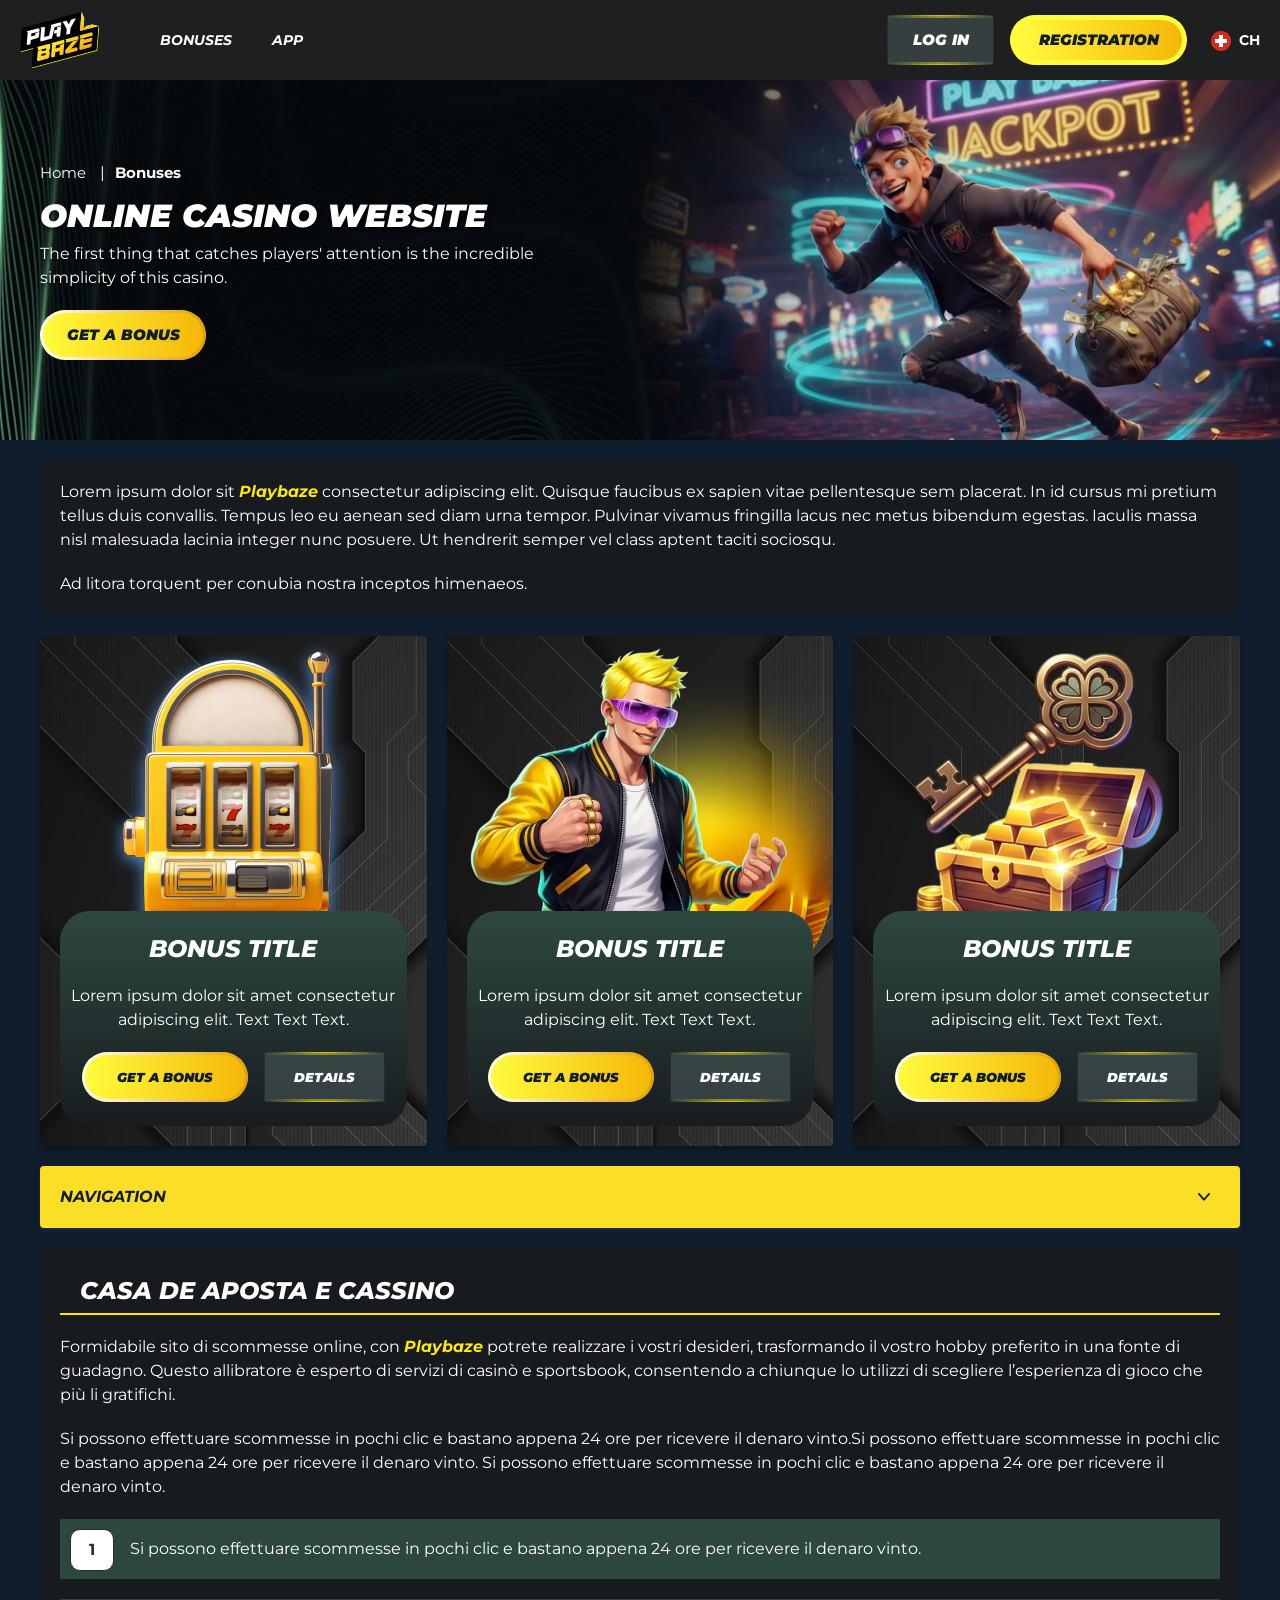
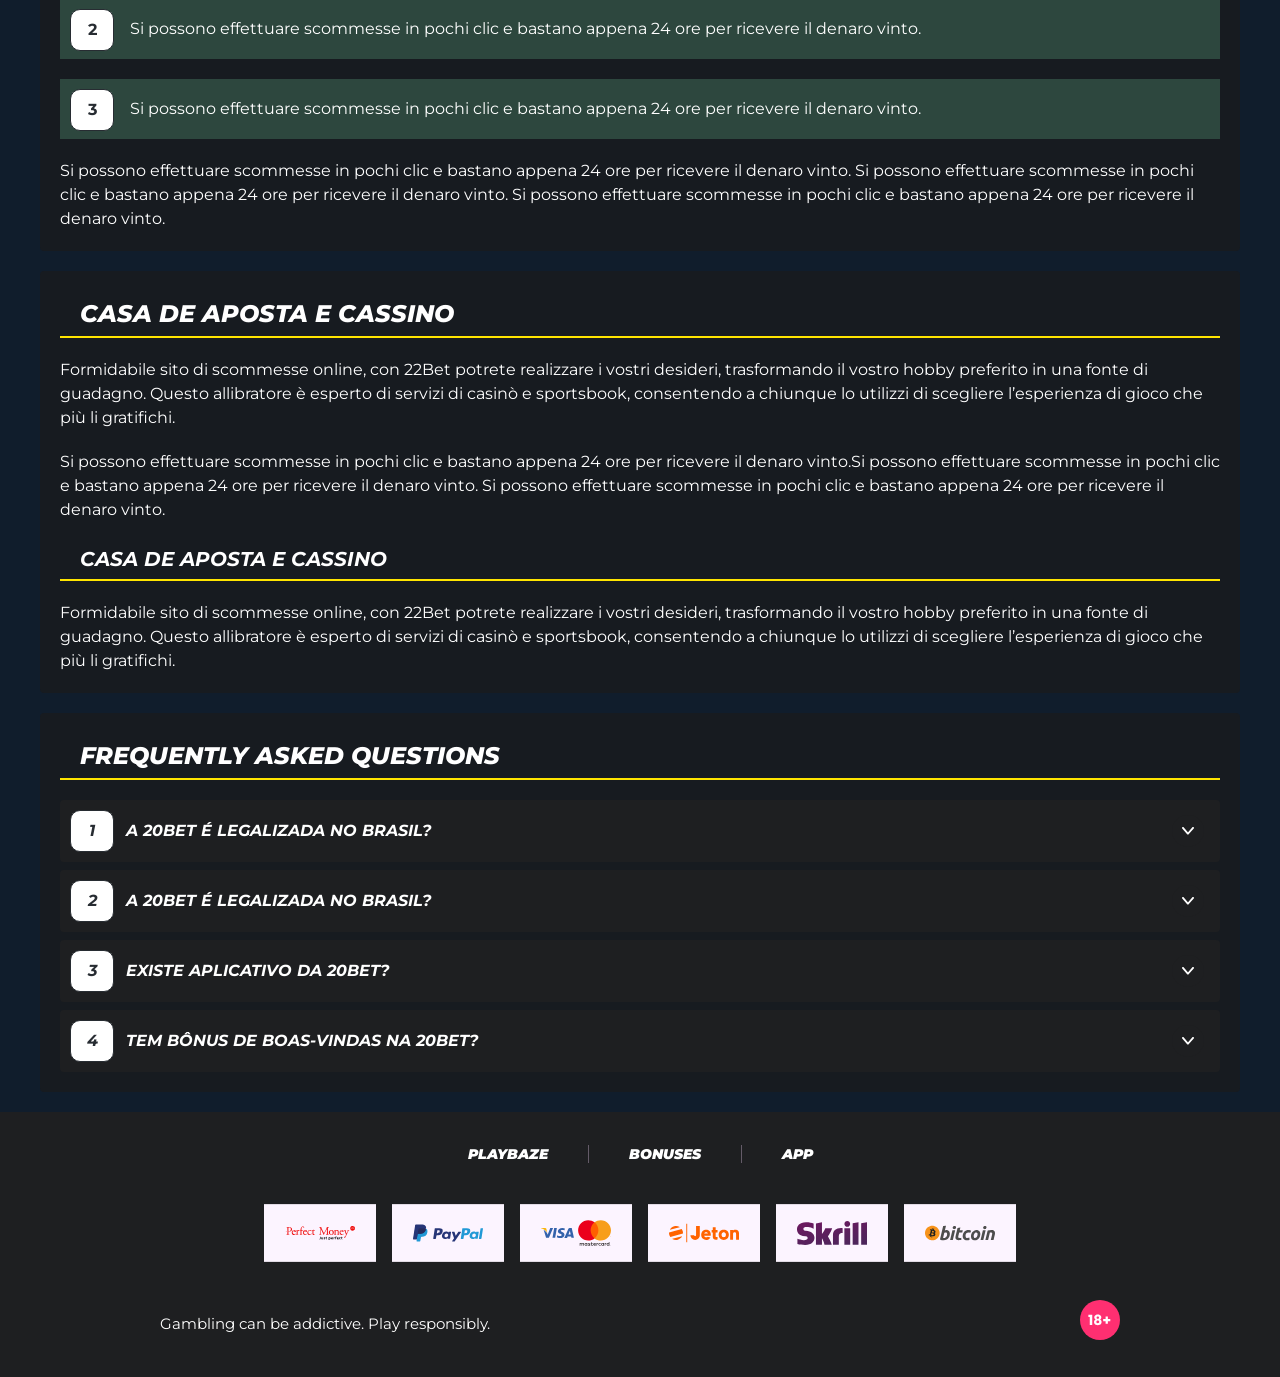
<file: bonus.html>
<!DOCTYPE html>
<html lang="en">
  <head>
    <meta charset="UTF-8" />
   
    <meta name="viewport" content="width=device-width, initial-scale=1.0" />
    <title>Playbaze </title>
    <meta name="description" content />
    <meta property="og:site_name" content />
    <meta property="og:title" content />
    <meta property="og:type" content="website" />
    <meta property="og:url" content />
    <meta property="og:image" content />
    <meta property="og:image:alt" content />
    <meta property="og:locale" content="en" />
    <meta property="og:description" content />
    <link rel="preconnect" href="https://fonts.googleapis.com" />
    <link rel="preconnect" href="https://fonts.gstatic.com" crossorigin="anonymous" />
    
   <link href="https://fonts.googleapis.com/css2?family=Open+Sans:ital,wght@0,300..800;1,300..800&display=swap" rel="stylesheet">
 <link href="https://fonts.googleapis.com/css2?family=Roboto+Condensed:ital,wght@0,100..900;1,100..900&display=swap" rel="stylesheet"> 

<link href="https://fonts.googleapis.com/css2?family=Montserrat:ital,wght@0,100..900;1,100..900&display=swap" rel="stylesheet">
    <link rel="stylesheet" href="./css/reset.css" />
    <link rel="stylesheet" href="./css/main.css" />
    <link rel="stylesheet" href="./css/media.css"/>
    <link rel="icon" href="./images/Group.png" type="image/x-icon"/>
    <script
    src="https://code.jquery.com/jquery-3.6.1.min.js"
    integrity="sha256-o88AwQnZB+VDvE9tvIXrMQaPlFFSUTR+nldQm1LuPXQ="
    crossorigin="anonymous"
  ></script>
  </head>
  <body>
   <header class="header">
      <section class="content header__content">
        <a href="./index.html" class="logo header__logo"
          ><img src="./images/logo.svg" alt="logo" title
        /></a>
        <button class="header__btn-menu" >
          <svg width="16px" height="16px" viewBox="0 0 16 16" xmlns="http://www.w3.org/2000/svg">
              <rect y="0" width="16" height="3" rx="1.5"></rect>
              <rect y="6.5" width="16" height="3" rx="1.5"></rect>
              <rect y="13" width="16" height="3" rx="1.5"></rect>
            </svg>
        </button>

          <nav class="menu header__menu">
              <ul class="header__menu-list">
            <li>
              <a href="./bonus.html">
                <span>Bonuses</span>
              </a>
            </li>
            <li>
              <a href="./app.html">
                <span>App</span>
              </a>
            </li>
           
          </ul>
            <div class="header__button header__button-menu " >
              <a href="#" class="button  button__login-menu">Log In</a>
              <a href="#" class="button button__menu">Registration </a>
            </div>
           
          </nav>
            <a href="#" class="button button__login">Log In</a>
            <a href="#" class="button button__singup">Registration </a>
           
            <a href="" class="header__flag">
                <span><img src="./images/flag.png" alt="flag" title /></span>
                <span>ch</span>
              </a>
      </section>
    </header>
     <main class="main home main-page">
        <section class=" hero hero__page">
           
            <div class="background background-page">
              <img src="./images/bonus/bg-bonus.webp" alt="hero" title />
              
            </div>
            <div class="hero__wrapper hero__wrapper-page">
              <div class="hero__data hero__data-bonus">
                <ul
                class="breadcrumbs "
                
              >
                <li
                  
                >
                  <a href="#" >
                    <span >Home</span></a
                  >
                 
                </li>
                <li
                  
                >
                  <a href="#" > <span >Bonuses</span></a>
                 
                </li>
              </ul>
                <h1 class="title general hero__title">
                  Online Casino Website
                </h1>
                 <p class="hero__text">The first thing that catches players' attention is the incredible simplicity of this casino.</p>
               
                <a href="#" class="button  hero__button ">Get a bonus</a>
               
              </div>
             
            </div>
          </section>
      <section class="main__wrap main__wrap-page">
       
       <section class="content__wrapper content__wrapper-page">
        <section class="content article ">
            <p>
             Lorem ipsum dolor sit <a href="#">Playbaze</a> consectetur adipiscing elit. Quisque faucibus ex sapien vitae pellentesque sem placerat. In id cursus mi pretium tellus duis convallis. Tempus leo eu aenean sed diam urna tempor. Pulvinar vivamus fringilla lacus nec metus bibendum egestas. Iaculis massa nisl malesuada lacinia integer nunc posuere. Ut hendrerit semper vel class aptent taciti sociosqu.
            </p>
            <p>
             Ad litora torquent per conubia nostra inceptos himenaeos.
            </p>
          </section>
              <section class="content bonuses">
            <ul class="bonuses__list">
               <li class="  bonuses__item">
                 
                 <div class="images__wrap">
                   <div class="background bonuses__img">
                     <img src="./images/bonus/banner-bonus1.webp" alt="" title="">
                  </div>
                  <div class="bonuses__desc">
                     <div class="wrap">
                        
                        <h2 class="title high bonuses__title">Bonus Title </h2>
                        <div class="bonuses__text">
                          <p>
                            Lorem ipsum dolor sit amet consectetur adipiscing elit. Text Text Text.
                          </p>
                           </div>
                        
                     </div>
                     <div class="bonuses__buttons">
                      <a href="#" class="button bonuses__button">Get a Bonus</a>
                      <a href="#" class="button bonuses__button">Details</a>
                   </div>
                  </div>
                 </div>
                  
               </li>
               <li class="bonuses__item">
                 <div class="images__wrap">
                  <div class="background bonuses__img">
                     <img src="./images/bonus/banner-bonus2.webp" alt="" title="">
                      
                  </div>
                  <div class="bonuses__desc">
                     <div class="wrap">
                       
                        <h2 class="title high bonuses__title">Bonus Title </h2>
                        <div class="bonuses__text">
                             <p>
                            Lorem ipsum dolor sit amet consectetur adipiscing elit. Text Text Text.
                          </p>
                     </div>
                     <div class="bonuses__buttons">
                      <a href="#" class="button bonuses__button">Get a Bonus</a>
                      <a href="#" class="button bonuses__button">Details</a>
                   </div>
                  </div>
                 </div>
               </li>
               <li class="bonuses__item">
                <div class="images__wrap">
                  <div class="background bonuses__img">
                     <img src="./images/bonus/banner-bonus3.webp" alt="" title="">
                  </div>
                  <div class="bonuses__desc">
                     <div class="wrap">
                        
                        <h2 class="title high bonuses__title">Bonus Title </h2>
                        <div class="bonuses__text">
                          <p>
                            Lorem ipsum dolor sit amet consectetur adipiscing elit. Text Text Text.
                          </p>
                          </div>
                       
                     </div>
                     <div class="bonuses__buttons">
                      <a href="#" class="button bonuses__button">Get a Bonus</a>
                      <a href="#" class="button bonuses__button">Details</a>
                   </div>
                  </div>
                </div>
               </li>
             
            </ul>
         </section>
          <section class="content menu-review__content">
              

            
                <div class="menu__review-desk menu__review-content">Navigation</div>
                <ul class="menu__review menu__review-list">
                  <li><a href="#">Lorem ipsum dolor sit</a></li>
                    <li><a href="#">Amet consectetur adipiscing</a></li>
                      <li><a href="#">Quisque faucibus ex sapien vitaeno</a></li>
                        <li><a href="#">Ut hendrerit semper</a></li>
                          <li><a href="#">Pulvinar vivamus fringillas</a></li>
                 
                         <li><a href="#">Ad litora torquent per conubia</a></li>
                </ul>
             
          
          </section>
         
         <section class="content article">
            <h2 class="title high article__title">Casa de Aposta e Cassino</h2>
            
            <p>
             Formidabile sito di scommesse online, con <a href="#">Playbaze</a> potrete realizzare i vostri desideri, trasformando il vostro hobby preferito in una fonte di guadagno. Questo allibratore è esperto di servizi di casinò e sportsbook, consentendo a chiunque lo utilizzi di scegliere l’esperienza di gioco che più li gratifichi.
            </p>
            <p>
             Si possono effettuare scommesse in pochi clic e bastano appena 24 ore per ricevere il denaro vinto.Si possono effettuare scommesse in pochi clic e bastano appena 24 ore per ricevere il denaro vinto. Si possono effettuare scommesse in pochi clic e bastano appena 24 ore per ricevere il denaro vinto.
            </p>
           <ol>
              <li>Si possono effettuare scommesse in pochi clic e bastano appena 24 ore per ricevere il denaro vinto.</li>
              <li>Si possono effettuare scommesse in pochi clic e bastano appena 24 ore per ricevere il denaro vinto.</li>
              <li>Si possono effettuare scommesse in pochi clic e bastano appena 24 ore per ricevere il denaro vinto.</li>
            </ol>
            <p>Si possono effettuare scommesse in pochi clic e bastano appena 24 ore per ricevere il denaro vinto. Si possono effettuare scommesse in pochi clic e bastano appena 24 ore per ricevere il denaro vinto. Si possono effettuare scommesse in pochi clic e bastano appena 24 ore per ricevere il denaro vinto.</p>
          </section>
           <section class="content article ">
            <h2 class="title high article__title">Casa de Aposta e Cassino</h2>
            
            <p>
             Formidabile sito di scommesse online, con 22Bet potrete realizzare i vostri desideri, trasformando il vostro hobby preferito in una fonte di guadagno. Questo allibratore è esperto di servizi di casinò e sportsbook, consentendo a chiunque lo utilizzi di scegliere l’esperienza di gioco che più li gratifichi.
            </p>
            <p>
             Si possono effettuare scommesse in pochi clic e bastano appena 24 ore per ricevere il denaro vinto.Si possono effettuare scommesse in pochi clic e bastano appena 24 ore per ricevere il denaro vinto. Si possono effettuare scommesse in pochi clic e bastano appena 24 ore per ricevere il denaro vinto.
            </p>
          
            <h3>Casa de Aposta e Cassino</h3>
            <p>Formidabile sito di scommesse online, con 22Bet potrete realizzare i vostri desideri, trasformando il vostro hobby preferito in una fonte di guadagno. Questo allibratore è esperto di servizi di casinò e sportsbook, consentendo a chiunque lo utilizzi di scegliere l’esperienza di gioco che più li gratifichi.</p>
          </section>
        
           <section class="content faq">
            <h2 class="title high faq__title">Frequently Asked Questions</h2>
            <ul class="faq__list " >
              <li class="faq__item"  >
                <h3 class="title medium faq__subtitle js-button-expander js-button-expander--faq"  >A 20Bet é legalizada no Brasil?
                 </h3>
                <div  class="faq__answer js-expand-content js-expand-content--faq" >
                  <p  >
                    Sim, a casa de apostas tem licença emitida por Curaçao, que é reconhecida no Brasil e a permite atuar por aqui.
                  </p>
                </div>
              </li>
              <li class="faq__item"  >
                <h3 class="title medium faq__subtitle js-button-expander js-button-expander--faq"  >A 20Bet é legalizada no Brasil?</h3>
                <div class="faq__answer js-expand-content js-expand-content--faq" >
                  <p  >
                    Sim, a casa de apostas tem licença emitida por Curaçao, que é reconhecida no Brasil e a permite atuar por aqui.
                  </p>
                </div>
              </li> 
              <li class="faq__item"  >
                <h3 class="title medium faq__subtitle js-button-expander js-button-expander--faq"  >Existe aplicativo da 20Bet?</h3>
                <div class="faq__answer js-expand-content js-expand-content--faq" >
                  <p  >
                   Sim, disponível para sistemas operacionais iOS e Android.
                  </p>
                </div>
              </li> 
              <li class="faq__item"  >
                <h3 class="title medium faq__subtitle js-button-expander js-button-expander--faq"  >Tem bônus de boas-vindas na 20Bet?</h3>
                <div class="faq__answer js-expand-content js-expand-content--faq" >
                  <p  >
                   O pacote especial para novos usuários da 20Bet paga 100% sobre o primeiro depósito, com limite de 600 BRL.
                  </p>
                </div>
              </li> 
             
            </ul>
          </section>
          
        </section> 
        
        <div class=""  onclick="scrollToTop()">
          <button class="main__arrow" id="scrollToTopBtn"></button>
        </div> 
        
      </section>
    </main> 
      <footer class=" footer ">
      <section class="content footer__content">
        <ul class="footer__menu">
           <li><a href="/">PLAYBAZE</a></li>
         <li><a href="./bonus.html">BONUSES</a></li>
         <li><a href="./app.html">App</a></li>
        
        </ul>
       
          <ul class="footer__cards-list">
           
            <li>
              <a href="#"
                ><img src="./images/footer-img1.svg" alt="cardvisa" title
              /></a>
            </li>
             <li>
              <a href="#"
                ><img src="./images/footer-img2.svg" alt="cardvisa" title
              /></a>
            </li>
              <li>
              <a href="#"
                ><img src="./images/footer-img3.svg" alt="cardvisa" title
              /></a>
            </li>
              <li>
              <a href="#"
                ><img src="./images/footer-img4.svg" alt="cardvisa" title
              /></a>
            </li>
              <li>
              <a href="#"
                ><img src="./images/footer-img5.svg" alt="cardvisa" title
              /></a>
            </li>
              <li>
              <a href="#"
                ><img src="./images/footer-img6.svg" alt="cardvisa" title
              /></a>
            </li>
           
          </ul>
       
        <div class="footer__wrapp">
          <div class="footer__text">
           
            <p>Gambling can be addictive. Play responsibly. 
</p>
           
          </div>
          <div class="footer__age">
            <img src="./images/age.svg" alt="age" title />
          </div>
        </div>
      
      </section>
    </footer>
    <script src="./js/sidebar.js" defer></script>
    <script src="./js/expander.js" defer></script>
    <script src="./js/mobile-menu.js" defer></script>
   
       <script src="./js/arrowUp.js" defer></script>
  </body>
</html>
</file>
<file: css/main.css>
html{
    -webkit-text-size-adjust: 100%;
    scroll-behavior: smooth;
  }
  
  body {
      display: block;
      position: relative;
      width: 100%;
  background: #101D2C;

font-family: 'Montserrat', sans-serif;

      font-size: 16px;
      font-weight: 400;
      line-height: 150%;
      text-align: left;
      color: #FFFFFF;
      overflow-x: hidden;
    }
  
    
    .content {
      display: block;
      position: relative;
      width: 100%;
      max-width: 1020px;
      max-width: 100%;
      /* overflow: hidden; */
      border-radius: 4px;
 background: #1B1B1CB2;

      padding: 20px;
      margin: 0 auto 20px auto;
    }
    
    h1,
    h2,
    h3,
    h4,
    .title {
      display: block;
      position: relative;
      font-size: 32px;
      font-weight: 900;
      line-height: 100%;
      text-align: center;
      color: #FFFFFF;
      font-style: italic;
    }
    
    h1,
    .title.general {
      text-transform: uppercase;
    }
    
    h2,
    .title.high {
      display: flex;
      align-items: center;
      justify-content: flex-start;
      font-size: 24px;
      font-weight: 800;
      line-height: 100%;
      color: #FFFFFF;
      text-transform: uppercase;
       border-bottom: 2px solid #FFE500;

padding: 10.5px 20px;

    }

    
    h3,
    title.medium {
      font-size: 20px;
      line-height: 100%;
      font-weight: 700;
      text-align:left;
    color: #FFFFFF;
      text-transform: uppercase;
        border-bottom: 2px solid #FFE500;

padding: 10.5px 20px;
    }
    
    article > *,
    .article > *,
    .desk > * {
      margin-top: 20px;
    }
    
    article > *:first-child,
    .article > *:first-child,
    .desk > *:first-child {
      margin-top: 0 !important;
    }
    
    article > h2,
    .article > h2,
    .desk > h2 {
      margin-top: 32px;
    }
    
    article > h3,
    .article > h3,
    .desk > h3 {
      margin-top: 16px;
    }
    
    .button {
      
      position: relative;
    display: inline-block;
      min-width: 166px;
      height: 50px;
      border-radius: 97.5px;
 background: linear-gradient(90deg, #FFFD3E 0%, #F5B607 100%);

      overflow: hidden;
      font-size: 15px;
      font-weight: 900;
      line-height: 22px;
      text-align: center;
      text-decoration: none;
      text-transform: uppercase;
      color:#101D2C;
      white-space: nowrap;
      cursor: pointer;
      padding: 14px 24px;
      margin: 0 auto;
    font-style: italic;
      transition: all 0.5s;
    }

    .button::after,.banner__btn::after{
 content: ''; 
  display: block;
  position: absolute; 
  top: 0;
  left: 0;
  right: 0;
  bottom: 0;
  padding: 3px;
background: linear-gradient(90deg, #FFFFFF 0%, #E1A200 100%);
mask: linear-gradient(#fff 0 0) content-box, linear-gradient(#fff 0 0);
    -webkit-mask-composite: destination-out;
  border-radius: 97.5px; 
  mask-composite: exclude;
    }
    .banner__btn::after{
      border-radius: 0px;
     background: linear-gradient(90deg, #FFFC3E 0%, #FFFC3E 100%);
padding: 4px;

    }

    
    .button:hover {
      transform: scale(1.1);

    }
    
    
    .header,
    .main ,.footer {
      display: flex;
      position: relative;
      justify-content: space-between;
      align-items: center;
     
      max-width: 1440px;
      max-width: 100%;
      
      margin: 0 auto;
    }
    
    .background{
      display: block;
      position: absolute;
      bottom: 0;left: 0;
      height: 100%;
      width: 100%;
      overflow: hidden;
    }
    
    .background img{
      position: relative;
      width: 100%;height: 100%;object-fit: cover;
      object-position: center top;
    }

    .background-page img{
      border-radius: 0;
    }
    
    .images img{
      border-radius: 4px;
      width: 100%;
      height: 100%;
      overflow: hidden;
      display: block;
    }

    .faq {
      overflow-anchor: none;
    }
    
    /* -------------------HEADER---------------- */
    .header {
      position: fixed;
      top: 0;
      left: 0;
      right: 0;
      width: 100%;
      z-index: 100;
    background: #1E1F21;

    }
    
    .header__content {
      position: relative;
      display: flex;
      flex-direction: row;
      align-items: center;
      justify-content: space-between;
      max-width: 1400px;
      max-height: 80px;
      border-radius: 0;
    background: #1E1F21;
box-shadow: none;
      padding: 16px 30px;
      margin: 0 auto;
    }
    
    .logo {
      display: block;
      position: relative;
      flex: 0 0 80px;
      margin-right: 40px;
    }
    
    .logo img {
      display: block;
      position: relative;
      width: auto;
      max-height: 56px;
    }
    
    .logo:hover{
      transform: scale(1.1);
    }
    .header__menu {
      display: flex;
      white-space: nowrap;
      max-height: calc(100vh - 70px);
    /* overflow-y: auto; */
    }
    
    
    
    .header__menu-list {
      display: flex;
      justify-content: center;
      align-items: center;
      white-space: nowrap;
      flex: 1 1 auto;



    }
    .header__menu-list li {
      display: block;
      padding:  13px 20px;
    }
    
    .header__menu-list li a {
      display: inline-flex;
      position: relative;
      align-items: center;
      font-weight: 700;
      font-style: italic;
      font-size: 14px;
      line-height: 20px;
      text-transform: uppercase;
      color:#FFFFFF;
      transition: all 0.5s;
     
    }
    
    .header__menu-list li:hover a {
   color: #FED100;
    }
    
    .menu a{
      display: none;
    }
    
  
    span {
      display: inline-block;
    }
    
    .header__menu-list a img,
    .header__flag img {
      width: 20px;
      height: 20px;
      vertical-align: middle;
    }
    
    
    
    .header__flag span:first-child {
      flex: 0 1 20px;
      margin-right: 8px;
      
    }

    .header__menu-wrap {
    display: none;
    display: block;
    position: absolute;
    left: 0;
    top: 55px;
    min-width: 120px;
    height: auto;
    background: #102C30;
    border-radius: 6px;
    padding: 8px 16px;
    z-index: 100;
    overflow-y: hidden;
}

.header__menu-wrap ul{
  display: flex;
  flex-direction: column;
  gap: 8px;
}
.header__menu-wrap ul li{
  padding: 0;
}

.header__menu-wrap ul li:hover{
  background: none;
  
}


.header__menu-list .header__menu-item {
    display: none;
}

.header__menu-list li:first-child .header__menu-item {
    padding-left: 0;
}


.header__menu-list > li {
  position: relative;
}


.header__menu-list li .header__menu-wrap ul li a{
  color:#FFFFFF !important;
  padding-right: 12px;
}

.header__menu-list li .header__menu-wrap ul li a:hover{
text-decoration: underline !important;
}

.header__menu-list li .header__menu-wrap ul li a::after{
  display: none;
}

.header__menu-wrap.js-expand-content.expanded {
  height: auto;
}


li.active .header__menu-wrap{
display: flex;
  gap: 8px;
}
    .header__flag {
      display: flex
;
    align-items: center;
      margin-left: 24px;
      font-weight: 700;
      font-size: 14px;line-height: 24px;
      
      color:#ffffff;
      text-transform: uppercase;
    }

    .button__login{
        margin-left: auto;
    }

    .button__login{
      line-height: 22px;
        min-width: 107px;
       
        color: #FFFFFF;
      background: #4D5D5D85;
border-radius: 0;

        padding: 14px 24px;
        margin: 0 16px 0 auto;
    }

    .button__login::after, .button__singup::after,.bonuses__button:last-child::after{
 content: ''; 
  display: block;
  position: absolute; 
  top: 0;
  left: 0;
  right: 0;
  bottom: 0;
  padding: 2px 0;
/* background: linear-gradient(270deg, #F1BD00 0%, rgba(247, 198, 20, 0.7) 100%); */
background: linear-gradient(#4D5D5D85, #4D5D5D85) padding-box, 
 radial-gradient(50% 228.98% at 50% 50%, #FFE500 0%, #272C32 100%) border-box;
    border: 1px solid transparent;
mask: linear-gradient(#fff 0 0) content-box, linear-gradient(#fff 0 0);
    -webkit-mask-composite: destination-out;
  border-radius: 0px; 
  mask-composite: exclude;
    }
    



.button__singup::after{
background: linear-gradient(90deg, #FFFC3E 0%, #FFFC3E 100%);
padding: 4px;
border-radius: 97px;
  }
   
 
 .button__singup{
  line-height: 22px;
  min-width: 177px;
 
  padding: 14px 24px;
background: linear-gradient(90deg, #FFFD3E 0%, #F5B607 100%);

    margin: 0;
 }


    
    .header__btn-menu{
      display: block;
      flex: 0 1 auto;
      min-width: 0;
      border:1px solid #ffffff; 
      border-radius: 10px;
   background: #1E1F21;

      padding: 12px;
      margin-left: 12px;
      order: 3;
     
      
    }
    
    
    svg {
      position: relative;
      fill: #ffffff;
      line-height: 1;
      vertical-align: 1;
    }
      .header__time{
        color:#FFFFFF;
        position: relative;
        padding-left: 28px;
        margin-left: 24px;
    }
     
       .header__time::before{
      content: '';
      display: block;position: absolute;
      top: 50%;
      transform: translateY(-50%);
      width: 18px;height: 18px;
      left: 1px;
      background: url(../images/clock.svg) no-repeat center center / contain;
    } 

     
    
    
    /* ------------------ MAIN------------- */
    .main.home{
      display: flex;
     
    }
    
    .main__wrap {
      display: flex;
      position: relative;
      flex: 1 1 100%;
      justify-content: center;
      align-items: stretch;
      max-width: 1240px;
      padding: 20px 30px;
      margin: 0 auto;
    }
    
    
    
   
    .menu__review-content::after {
      content: "";
      position: absolute;
      right: 20px;
      top:50%;
      transform: translateY(-50%);
      width:32px;
      height:32px;
     background: url(../images/sidebar-arrowDown.svg) no-repeat center center / contain;
      transition:  all 0.5s;
    }

   
    
   
    
    .menu__review-content.active::after {
    
      transform: translateY(-50%) rotate(180deg);
    }
    
    .menu-review__content{
     /* overflow: hidden; */
      padding: 0;
      margin-bottom: 20px;
 

    }
  
    .menu__review-content{
      position: relative;
      padding:19px 60px 19px 20px;
      color:#101D2C;
      font-style: italic;
      font-weight: 700;
      border-radius: 4px ;
      text-transform: uppercase;
background: #FBDE26;
box-shadow: 0px 4px 4px 0px #192D3EB2;
cursor: pointer;
   
    }

   .menu__review-content.active{
    border-top: none;
    border-left: none;
    border-right: none;
   }
    .menu__review li a {
     color: #ffffff;
      position: relative;
      display: flex;
       font-size: 15px;
    }
  
    .menu__review li:hover a{
      color:#FED100;
      font-weight: 700;
     
      
    }

    .menu__review li:hover{
      /* border-left: 2px solid #054146; */
     
    }
   
   
     
    .menu__review.active{
      display: block;
      background: #1E1F216E;

      border-radius: 0 0 4px 4px;
    }
    .menu__review-list{
      padding: 0;
    }
    .menu__review-list li{
      padding: 8px 16px;
      border-bottom: 1px solid #015F6033;
      
    }
    .content__wrapper {
      
    
      flex: 0 1 100% ;
    }

    
  
      
    /* -----------hero ----------- */
    .content__wrapper{
      position: relative;
       
     
    
    }
    
    .hero{
      padding: 0;
      min-height: 360px;
      display: flex;
      background:none;
  
      align-items: center;
      padding: 24px 24px 24px 0;
  }
    
    .hero__wrapper {
     
      display: flex;
      align-items: center;
     
    }
    
 

    .hero__data{
    display: block;
      position: relative;
        max-width: 610px;
        text-align: left;
      padding: 25px; 
/*   
backdrop-filter: blur(10px); */
      border-radius: 10px;
/*       
      border: 1px solid rgba(255,255,255,0.2);
       */
    }
    
    .hero__title{
      margin-bottom: 10px;
      text-align: left;
     font-style : italic;
     text-shadow: 2px 2px 4px rgba(0, 0, 0, 0.7);
    }
  
    .hero__data p{
      color:#ffffff;
      font-weight: 400;
      text-transform: none;
      margin-bottom: 20px;
      text-shadow: 2px 2px 4px rgba(0, 0, 0, 0.9);
    }
    
    
    .hero__rating {
      display: flex;
      font-weight: 700;
      align-items: center;
      justify-content: flex-start;
      text-transform: uppercase;
      color:#ffffff;
      margin-bottom: 20px;
      text-shadow: 2px 2px 4px rgba(0, 0, 0, 0.7);
    }
    
    .hero__rating p{
       text-transform: uppercase;
     margin-right: 10px;
     margin-bottom: 0;
    
     
    }
    .hero__button{
      display: inline-block;
    
      
      
      
      
    }

    .hero__data  li:nth-child(1) span{
      font-weight: 400;
      padding-left: 0;
    }
    .hero__data span{
      font-size: 15px;
      font-weight: 700;
      line-height: 18px;
     
        color:#FFFFFF;
        white-space: nowrap;
    }

    
    
   .hero__data .hero__span{
      font-weight: 400;
      font-size: 12px;line-height: 18px;
      color:#ffffff;
    }
    
    
    
 

/* ------------features------ */
.features{
  
  box-shadow: none;
}
  
.features__wrap {
  display: flex;
  gap:20px;
}
.features__list,
.features__table {
 
  
  border-radius: 6px;
  

}

.features__title{
  margin-bottom: 16px;

}

.features__list li {
  display: flex;
  gap: 8px;
  position: relative;
   padding: 8px 16px ;
}



.features__table tr,.features__list li{
/* background: #FFFFFF;

border-radius: 6px; */
  color:#3C404B;
}


.features__table {
border-collapse: separate;
display: flex;
width: 100%;
gap: 20px;
}

.features__table tbody{
  width: 100%;display: grid;
  grid-template-columns: repeat(1,1fr);
 gap: 8px;
}

.features__table tr {
  font-weight: 700;
  display: flex;
  flex-direction: row;
  align-items: center;
  text-align: left;
  gap: 10px;
  text-transform: none;
  padding: 12px 16px;
 
 color: #ffffff;
background: #3D6553;

border-radius: 16px;

}

.features__table tr:nth-child(even){
  background: #180B47;

background: linear-gradient(#18232A, #18232A) padding-box,    linear-gradient(180deg, #72B2B3 0%, rgba(255, 255, 255, 0.15) 100%) border-box;
    border: 1px solid transparent;

}






.features__table tr td:last-child{
  font-weight: 400;
  padding-left: 0;


}

.features__table tr td:first-child{
  font-weight: 700;
  text-transform: none;
  color: #ffffff;
 
}

.features__table td {
  width: 100%;
}



/* -------------banner---------------- */

.banner {
  display: flex;
  align-items: center;
  justify-content:center;
  overflow: hidden;
  width: 100%;
  min-height: 380px;
  padding:  20px ;
  background: transparent;
    border-radius: 6px;
    margin-bottom: 20px;

  
}

.banner__info {
  display: flex;
 
  flex-direction: column;
  align-items: center;
  position: relative;
  max-width: 570px;
background: #223750;

  text-align: center;
 
  border-radius: 10px;
  padding: 20px;
}

.banner .banner__title-main {
  flex-direction: column;
  align-items:center;
  width: auto;
 font-style: italic;
  font-weight: 900;
  line-height: 120%;
    font-size: 36px;
  width: 100%;
  color:#FFFfff;
  border: none;
  padding: 0;
  text-align: center;
  text-transform: uppercase;
  margin-bottom: 8px;
  padding-left: 0;
  padding-right: 0;
  border-left: none;
}

.banner .banner__title::after,.banner .banner__title-main::before, .banner .banner__title-main::after {
  display: none;
  
}

.banner__subtitle{
  position: relative;
  color: #FFFfff;
  font-size: 24px;
  line-height: 150%;
  font-weight: 400;
  text-align: center;
  text-transform: uppercase;
  margin-bottom:30px ;
  
}



.banner__button {
  
 margin-left:auto;
}



   
        /* ----------------review------------- */
    
      
        .article {
          display: flex;
          flex-direction: column;
        }
        .article ul li{
          position: relative;
          padding-left: 15px;
          display: flex;align-items: center;
          
        }
    
        .article ul li + li,.article ol li + li{
          margin-top: 20px;
        }
    
        .article ul li::before{
          content:'';
          position: absolute;
          left: 10px;
          top:50%;
          transform: translateY(-50%);
          
          border-radius: 10px;
    background: #FFFFFF;
border: 1px solid #272C32;
width: 42px;
height: 40px;

        }

        .article ul li::after{
           content:'';
          position: absolute;
          left: 10px;
          top:50%;
          transform: translateY(-50%);
          width: 4px;height: 4px;border-radius: 50%;
          background:#272C32 ;
          left: 30px;
          
        }

        .article-page ul li::before{

          background:#054146;
        }

       

       
    
    
        .article  .button{
          margin: 20px auto 0 auto;
          

        }

        .article__background .article__button:hover{
          background: #2E9344;

        }
  
    

        .article a:not(.button){
            color:#FFEA00; 
            font-weight: 700;
            font-style: italic;
        }
  .article a:not(.button):hover{
    color: #338AF3;
  }
        /* для нумерованного списка */

.article ol,.faq {
  counter-reset: ol;
  position: relative;
  
}

.article__border{
  border: 1px solid #338AF3;
}


.article ol li ,.faq__subtitle{
  counter-increment: ol;
   display: flex;
   align-items: flex-start;
  position: relative; 
  padding-left: 20px;}

.article ol li::before,.faq__subtitle::before {
  content: counter(ol) "  "; 
  display: inline-block;
  position: absolute;
  font: inherit;
   
          border-radius: 10px;
  font-weight: 700;
  color: #272C32;
  left: 10px;
background: #FFFFFF;
border: 1px solid #272C32;
width: 42px;
height: 40px;
top: 10px;
display: flex;justify-content: center;align-items: center;
}

.faq__subtitle::before {
  background: #FFFFFF;
color: #272C32;
border: 1px solid #272C32;
}

.article ol li ,.article ul li {
background: #3D655399;

padding: 18px 10px 18px 70px;

}

    /* ----------faq----------------------- */
   
    
    .faq__subtitle {
      position: relative;
      font-weight: 700;
      font-size: 16px;
      line-height: 100%;
      text-align: left;
      color: #FFFFFF;
background: #1E1F21;

border: none;
      border-radius: 4px;
      text-transform: uppercase;
   
      cursor: pointer;
      padding: 23px 56px 23px 66px;
    }
    
    
  
    .faq__title{
      margin-bottom: 20px;
    }
    
    .faq__subtitle::after {
      content: "";
      display: block;
      position: absolute;
      top: 50%;
      transform: translateY(-50%);
      right: 16px;
      width: 32px;
      height: 32px;
      background: url('../images/faq-arrowDown.svg') no-repeat center center / contain;
      transition: transform 0.3s ease-in-out;
    }
    
    .faq__subtitle.active::after {
    
      transform: translateY(-50%) rotate(180deg); 
    }
    
    .faq__item{
      position: relative;
      
    }
    
    .faq__item + .faq__item{
      margin-top: 8px;
    }
    .faq__subtitle.active {
    
     border-bottom: none;

    }
    
    .faq__answer {
      position: relative;
background: #3D6553;

border: 1px solid #FFE50080;
   color:#ffffff;
      
     border-radius: 8px;
      padding: 6.5px 16px;
      
    }
    
    .js-expand-content {
      display: none;
      overflow: hidden;
    }
    
    .js-expand-content.expanded {
      height: 100%;
    }
    
    
    /* ---------main__arrow------ */
    .main__arrow {
      display: block;
      position: fixed;
      width: 30px;
      height: 30px;
      right: 20px;
      bottom: 80px;
     
    overflow: hidden;
    border-radius: 6px;
      background: url(../images/ArrowUp.svg) no-repeat center center / contain;
      z-index: 100;
  
      
  }

  .content:last-child{
    margin-bottom: 0;
  }
    
    /* ------------footer----------------- */
    .footer{
       display: flex;
      position: relative;
   background: #1E1F21;

    }
    
    .footer__content{
      display: flex
;
    flex-direction: column;
    align-items: center;
      gap:32px;
      max-width: 1240px;
      padding: 30px 20px;
      /* padding: 30px 10px 10px 30px; */
      background: transparent;
      margin-bottom: 0;
      
    }
    .footer__menu{
      display: flex;
      justify-content:center;
      gap: 40px;
      flex-wrap: wrap;
    }
    
   

    .footer__menu li a{
      font-weight: 900;text-transform: uppercase;
      font-size: 14px;
      line-height: 160%;
        position: relative;
        color:#ffffff;
        font-style: italic;
        transition: all 0.5s;
    
    }

    .footer__menu li:not(:last-child) a{
      padding-right: 40px;
      border-right: 1px solid #AA98B080;
      height: 60%;
      
    }

    .footer__menu li:hover a{
color: #FED100;
    }
    .footer__info{
        position: relative;
    }

    
    .footer__info a{
     
      color: inherit;
    
    } 
    
    .footer__cards-list {
      display: flex;
      flex-wrap: wrap;
      align-content: center;
      justify-content: center;
      align-items: center;
      gap:16px;
      
    }
    
    
    
    .footer__cards-list li img {
      width: 100%;
      
      height: auto;
      display: block;
    }

    .footer__cards-list li{
      transition:  all 0.5s;
    }
    .footer__cards-list li:hover{
      transform: scale(1.1);
    }
    
    .footer__text{
      text-align: center;
   
      
    }
    
    .footer__text p{
      color: #FFFFFF;
      font-size: 15px;
      font-weight: 400;
      line-height: 22px;
    }
    
    .footer__text p + p {
      margin-top: 8px;
    }
    
    .footer__wrapp{
      display: flex;
      width: 80%;
      flex-direction: row;
      justify-content:space-between;
      align-items: center;
      gap: 20px;
      
    }
    
    
    
    .footer__age img{
     max-width: 40px;
     max-height: 40px;
    }
    
    .footer__information{
      display: flex;
      justify-content: center;
    }
    
    .footer__information li + li{
      margin-left: 24px;
    }

    .footer__copy{
color: #0B3338;
font-size: 14px;
line-height: 16.41px;
text-align: center;
    }
    
/* --------------bonus page------------- */


    .breadcrumbs {
      display: flex;
      text-align: center;
      justify-content: flex-start;
      margin-bottom: 8px;
      flex-wrap: wrap;
      white-space: nowrap;
    }
    
    .breadcrumbs li:not(:last-child) a {
      padding-left: 0;
    }
    
    .breadcrumbs li a span{
      /* font-weight: 400; */
      color: #ffffff;
      padding: 10px;
    }
    
    .breadcrumbs li:first-child a:hover span{
      color: #EB5851;
    }
    
    .breadcrumbs li:last-child a {
      font-weight: 400;
      cursor: default;
    }
    
    .breadcrumbs > li:not(:last-child):after {
      content: "|";
      position: relative;
      color: #ffffff;
      
    }
    
    .main-page.home{
   
      padding-top: 80px;
      display: block;
    }
    
    .main__wrap-page{
      justify-content: flex-start
    }
    
    .home .hero__page{
     
      position: relative;
        width: 100vw;
        display: flex
    ;
        justify-content: start;
        align-items: center;
        background: linear-gradient(to right, rgba(23, 25, 35, 0.8) 100%, rgba(23, 25, 35, 0.6) 40%, rgba(23, 25, 35, 0.2) 70%, rgba(23, 25, 35, 0.8) 80%);
        padding-top: 24px;
        padding-bottom: 24px;
        padding-left: calc(50% - 620px);
        padding-right: calc(50% - 600px);
       
    }

    .hero__data-page{
      max-width: 600px;
      padding: 32px;
    }
    
    .hero__data .hero__text-page{
      font-size: 15px;
      text-transform: none;
      margin-bottom: 32px;

    }

    
    
    .content__wrapper-page{
      top:0;
    }
    
    .content.bonuses {
      padding: 0;
      background: none;
      box-shadow: none;
    }
    
    .bonuses__list {
  
      gap: 20px;
      display: grid;
      grid-template-columns: repeat(3, 1fr);}

            
    
    .bonuses__item {
      position: relative;
background: #1E1F21;

box-shadow: 0px 4px 4px 0px #00000040;

display: flex;flex-direction: column;
align-items: center;
min-height: 510px;
      border-radius: 4px;
      padding: 0;
      overflow: hidden;
    }
    
    .bonuses__item > * {
      position: relative;
    }
     
    .bonuses__item + .bonuses__item {
      margin-top: 0;
    }
    
    .bonuses__item:before {
      display: none;
    }
    
    .bonuses__img img {
      display: block;
      width: 100%;
  height: 100%;
 object-fit: cover;
object-position: top;
    }
    
    .bonuses__desc {
     position: relative;
    height: max-content;
background: linear-gradient(180deg, #2E483F 0%, #181C21 100%);

    backdrop-filter: blur(13px);display: flex;
    flex-direction: column;
    justify-content: center;
height: max-content;
width: 100%;
max-width: 100%;
      border-radius:30px;
    
      padding:24px 10px;
   
    }

    
    
    .bonuses__desc .wrap {
     
      color: #3C404B;
   
      text-align: center;
    }

    .images__wrap{
      width: 100%;height: 100%;
     display: flex;justify-content: center;
     align-items: flex-end;
     padding: 20px;
    }
    
    .bonuses__icon {
      background-color: #fff;
      width: 80px;
      height: 80px;
      border-radius: 50%;
      position: absolute;
      top: -40px;
      left: 0;
      right: 0;
      margin: auto;
     
      display: flex;
      
      align-items: center;
      
      justify-content: center;
    }
    
    .title.bonuses__title {
      flex-direction: column;
      color: #ffffff;
      font-weight: 800;
      font-size: 24px;
      line-height: 120%;
      border: none;
      background: none;
      padding-left: 0;
      padding: 0;
      position: relative;
    }
  .title.bonuses__title::after{
    display: none;
  }
    
    .bonuses__text {
      text-align: center;
      margin-top: 20px;
      color: #ffffff;
    }
    
    .bonuses__text p {
      margin-top: 0;
      color:#ffffff;
    }
    
    .bonuses__buttons {
     position: relative;
      display: flex;
     flex-wrap: wrap;
      justify-content: center;
     
      gap: 16px;
      margin-top: 20px;
      z-index: 1;
    }
    
    .bonuses__button {
      
   
      width: max-content;
      box-shadow: none;
      border-radius: 97.52px;
      min-width: 166px;
      font-size: 13px;
      line-height: 18px;
      font-weight: 900;
      padding: 16px 14px;
      /* width: calc(50% - 8px); */
      margin: 0;
    }
    
    
    
   
    
    .bonuses__button:last-child {
      background: #4D5D5D85;
    border-radius: 0;
color: #ffffff;
min-width: 121px;

    }
   
    
    
    .hero__button-page:hover{
      background:#2E9344;
    }
   
    

    /* --------------------app-page------------- */

    .hero__page-app{
      /* min-height: 650px; */
      height: auto;
    }

    .hero__img{
      
      z-index: 1;
      position: relative;
      
    }

    .hero__images-decor{
      position: absolute;
      bottom:-40px;right: 0;
     
      
    }
    .banner__app {
      display: flex;
      align-items: center;
      justify-content: center;
      min-height: 200px;
      border-radius: 16px;
      padding: 30px;
    }
    .banner__logo {
      max-width: 243px;
      flex: 0 0 243px;
      margin-right: 106px;
      margin-left: 106px;
      z-index: 3;
    }
    
    .banner__logo img {
      max-height: 91px;
    }
    
    .banner__content-app {
      display: flex;
      
      flex-direction: row;
      align-items: flex-start;
      justify-content: flex-start;
      gap:20px;
     
      

    }
    .banner__btn {
      display: flex;
      flex-direction: row ;
      position: relative;
      min-width: 213px;
      height: 50px;
      font-size: 14px;
      font-weight: 800;
      align-items: center;
      line-height:16px;
      text-align: center;
      text-decoration: none;
      justify-content: center;
      border-radius: 4px;
      background: transparent;
      color: #101D2C;
    background: linear-gradient(90deg, #FFFD3E 0%, #F5B607 100%);

gap: 8px;
      text-transform: uppercase;
        cursor: pointer;
        text-align: center;
      padding:  16px 38px;
      padding: 13px 24px;
      /* margin: 0 auto; */
      transition: all 0.3s ease;
      overflow: hidden;
      z-index: 3;
      
    }
    
    
     .banner__btn:hover{
      transform: scale(1.1);
     }
 
    
    .button__wrap-app {
      display: flex;
      flex-direction: column;
      gap: 16px;
      z-index: 3;
      ;
    }
    
    
    .banner__btn-app img,
    .banner__btn-android img {
     
      width: 24px;
      height: 24px;
      
    }
    
  

    .hero__list{
      position: relative;
      display: flex;
      justify-content: center;
      flex-wrap: wrap;
      flex-direction: row;
      gap:20px;
      margin-bottom: 32px;
    }

    .hero__list li{
      display: flex;
      flex-direction: column;
      position: relative;
      justify-content: center;
      color:#ffffff;
      align-items: center;
      flex: 0 0 112px;
      gap: 8px;
      text-align: center;
      
    }

      .hero__list li img{
        width: 40px;height: 40px;
      }
    /* -------------casino-page------------- */
    .casino__hover-link {
  color: #4da533;
  font-weight: 700;
}
.casino__item h3 {
  display: flex;align-items: center;
  font-weight: 700;
  justify-content: center;
  color: #1a2930;
  padding: 16px;
  text-align: center;
  text-decoration: none;
  text-transform: capitalize;
}

.casino__hover p {
  color: #ffffff;
  font-weight: 700;
}

.casino__buttons {
  min-width: 80px;
  height: 80px;
  line-height: 22px;
  background: none;
  padding: 0;
 /* background: linear-gradient(90deg, #FFFD3E 0%, #F5B607 100%); */
z-index: 3;
  
}


.casino__hover {
  display: flex;
  flex-direction: column;
  justify-content: center;
  align-items: center;
 background: #FFFFFF80;

  border-radius: 6px;
  border-bottom-right-radius: 0;
  border-bottom-left-radius: 0;
  position: absolute;
  left: 0;
  top: 0;
  width: 100%;
  height: 100%;
  opacity: 0;
  transform: translateY(100%);
  transition: transform 250ms cubic-bezier(0.4, 0, 0.2, 1),
    -webkit-transform 250ms cubic-bezier(0.4, 0, 0.2, 1);
    padding: 0;
    gap: 16px;
}


.casino__hover-casino{
justify-content: center;
padding: 24px;
}
.casino__item {
  position: relative;
  border-radius: 6px;
  padding: 10px;
background: #1B1B1CB2;

  width: 100%;
box-shadow: 0 4px 12px #FFE50040;
  overflow: hidden;
}

.casino__item:hover .casino__hover {
  transform: translateY(0);
  opacity: 1;
  z-index: 2;
}

.casino__item:hover {
 
  /* border: linear-gradient(90deg, #FFFD3E 0%, #F5B607 100%) ; */
 
}



.casino__img {
  display: block;
  width: 220px;
  height: 220px;
  width: 100%;
  height: auto;
  border-radius: 16px;
}

.casino__list {
  display: flex;
  flex-wrap: wrap;
  gap: 20px;
 
  display: grid;
  grid-template-columns: auto auto auto auto auto auto;
}

.casino__wrapper {
  position: relative;
  overflow: hidden;
  border-radius: 16px;
}

.casino__hover h3{
color: #ffffff;
text-decoration: none;
text-transform: uppercase;
font-size: 15px;
line-height: 22px;
padding: 0;
}
.casino-box{
  display: flex;flex-direction: column;
  align-items: center;
  gap: 12px;
}

.casino__hover-links{
  color: #FDFDFD;
  text-transform: uppercase
  ;
  
}

.casino{
  background: transparent;
  padding: 0;
  box-shadow: none;
}
/*  */
.casino__hover .live__subtitle{
  font-size: 24px;
  line-height: 32px;
}
</file>
<file: css/media.css>
@media screen and (max-width: 480px) {
    .content {
      
      margin-left: 0;
      margin-right: 0;
    }}
  
    /* ----------------header------------------- */
    @media screen and (max-width: 1568px){

      .background img{
        object-position: 100%;
      }
        .banner .background img{
        object-position: 1%;
      }
         .bonuses__img img {

  object-position: 50% top !important;
}

      .background-page img {
        object-position: 90%;
    }
.ratings__info {
  padding: 16px;
}}
    @media screen and (max-width: 1560px){
      .table tr td:nth-child(1) {
        flex: 0 0 200px;
    }
    } 


    @media screen and (max-width: 1524px){
      .ratings__list{
        grid-template-columns: repeat(4, 1fr);
      }
    } 

   @media screen and (max-width: 1340px){
  

   .home .hero__page-app{
    padding-left: 20px;
   }
  
   .header__wrap-nav{
     margin-right: auto;
   }
  
      .header__app  span:nth-child(3n) {
          display: none;
      }

      .banner__background-page img{
        object-position: 49%;
      }

      .hero__data {
        padding: 20px;
      }
  } 
  
  
  
   @media screen and (max-width: 1281px) {
  
   
  
      .header__btn-menu.active {
      background: #1E1F21;

      }

      
     .home .hero__page {
        padding-left: 20px;
        padding-right: 20px;
    }
    }
    
    @media screen and (min-width: 1194px) {
      .header__btn-menu {
        display: none;
       
      }

    
    }
  
    @media screen and (max-width: 1194px) {
      .header__btn-menu svg {
        display: block;
        margin: 0;
      }
      .header__menu-list .header__menu-item {
        display: block;
      }

      .header__menu-list li:nth-last-child(-n+5) {
    display: block;
}

       .header__menu-wrapper {
        display: none;
    }

    .header__menu-list li:first-child a::after, .header__menu-list li:nth-child(3) a::after{
      display: none;
    }

    .header__menu-list li:first-child a, .header__menu-list li:nth-child(3) a {
      padding-right: 0;
    }
    }
    
    @media screen and (max-width: 1194px) {
      .header__btn-menu svg rect {
        transform-origin: 50% 50%;
        transition: all 0.5s;
      }
    }
    
    @media screen and (max-width: 1194px) {
      .header__btn-menu.active svg rect:nth-child(1) {
        x: -2px;
        y: 6px;
        width: 20px;
        transform: rotate(225deg);
      }
    
      .header__btn-menu.active svg rect:nth-child(3) {
        opacity: 0;
      }
    
      .header__btn-menu.active svg rect:nth-child(2) {
        x: -2px;
        y: 6px;
        width: 20px;
        transform: rotate(135deg);
      }
    }
    
   
 @media screen and (max-width: 1194px) {
      .header__menu {
        
        position: fixed; 
        top: 70px; 
        left: 0;
        width: 100%; 
        height: 0;
        overflow: hidden; 
     background: #1E1F21;

        text-align: center;
        z-index: 100; 
        transition: height 0.5s ease, opacity 0.5s ease;
        opacity: 0; 
        padding:20px 50px;
        overflow-y: auto;
        display: block;
        
      }
    
      .header__menu.active {
        display: block; 
        height: 100vh; 
        opacity: 1;
        
      }
    
      
    
      .header {
        z-index: 101; 
      }
    }
    
    @media screen and (max-width: 1194px) {
      .header__menu ul {
          display: flex;
          flex-direction: column;
          justify-content: center;
          text-align: center;
          margin-bottom: 16px;
          gap: 5px;
          background: none;
        
      }
  
      .header__menu ul li{
        font-size: 15px;
        white-space: nowrap;
        padding: 5px;
        
      }
      .header__menu-list li:hover{
        background: none;
       
      }

       .header__menu-list li:hover a{

color: #DE594C;
       }
  
      .header__menu ul li + li{
        margin-top: 5px;
      }
  
      .menu ul li:not(:last-child) {
        margin-right: 0;
        
      }

      .logo{
        margin-right: auto;
      }
  
  
  } 

  @media screen and (max-width: 1188px) {
    .rating__table tr + tr {
      margin-top: 0;
    }
  
    .banner .banner__title-main {
      width: 100%;
      font-size: 36px;
      line-height: 1.2;
    }
    .banner{
      padding: 20px;
    }

    .casino__list {
          grid-template-columns: auto auto auto auto;
    }

   
    .images-wrap {
      justify-content: flex-start;
    }

     .banner__background-welcome img{
    object-position: 20%;
  }
  }

  @media screen and (max-width: 1070px) {
 

    .background img {
      object-position: 90%;
    }
      .banner__background-welcome img{
    object-position: 20%;
  }
      .banner__background-page img {
        object-position: 70%;
    }
       .background-page img {
        object-position: 100%;
    }
        .bonuses__img img {
        object-position: 50%;
    }

    .banner__info{
      backdrop-filter: blur(10px);
    border-radius: 10px;
    border: 1px solid rgba(255, 255, 255, 0.2);

    }
    .features__table tr td:first-child ,.features__table tr td:last-child{
      width: 50%;
    }
  }
  @media screen and (max-width: 950px) {
   

    .home .hero__page{padding-left: 20px;}
  }

  @media screen and (max-width: 829px) {
   
    .hero{
      padding-left: 20px;
    }

   
  



  }


  

  @media screen and (max-width: 774px) {
    .button__login {
      display: none;
    }

   .header__button-menu > .button__login-menu{
        display: inline-block;
          
        margin: 0;
        
    } 

    .bonuses__list {
   
    grid-template-columns: repeat(2, 1fr);
}

.bonuses__item,.bonuses__item:nth-child(even) {
  flex-direction: column;
}

.bonuses__img,.bonuses__img img {
  max-width: 100%;
  object-position: 50%;
}

.title.bonuses__title {
 align-items: center;
}

.bonuses__buttons {
  justify-content: center;
}


.bonuses__text {
  text-align: center;
}
  
   
  
      .menu .button__singup{
         display: none;
      }
  
      
       .header__button {
        display: block;
        
      }

      
        .table tr td:nth-child(1) {
            flex: 0 0 160px;
        }
  
    }
  
    @media screen and (max-width: 711px) {
    .button__login{
      display: none;
      
  } 
  .sport-menu__list li a{
    padding: 13px;
  }
  .sport-menu__list {
    gap:16px;
  }

  .banner__background-welcome img{
    object-position: 20%;
  }

   .features__wrap ,.features__table {
      flex-direction: column;
      gap: 8px;
      
    }
    .features__list, .features__table {
      width: 100%;
    }
 }


  
  @media screen and (max-width: 664px) {
      
      .header__content{
          padding: 15px;
      }
      .menu .button__singup{
          display: inline-block;
          margin: 0;
          margin-left: 10px;
       }
      
      .header__menu .header__button-menu{
        display: flex;
            flex-direction: column;
            
            justify-content: center;
            align-items: center;
      }
  
      .header__menu .button__menu {
        display: inline-block;
        margin-top: 20px;
          
        
      }
      .button__singup{display: none;}
     
  }

 

  @media screen and (max-width: 616px) {

    

    .sport-menu{
      flex-direction: column;
      align-items: center;
    }
    .sport-menu__list{
      justify-content: center;
    }

    .sport-menu__wrap {
      width: max-content;
    }
  }

    @media screen and (max-width: 576px) {
      

      .banner__info{
        width: 100%;
        min-width: 0;
      }
    }  


    @media screen and (max-width: 535px) {
      .rating__table img + img {
        margin-left: 2px;
    }

   
    }

    @media screen and (max-width: 509px) {
      .banner__info {
        text-align: center;
       align-items: center;
      }

      .banner .banner__title-main{
        font-size: 28px;
        text-align: center;
        align-items: center;
      }

      .banner__subtitle  {
        text-align: center;
      }

      .banner__button {
        margin-left: auto;
      }

      .table tr td:nth-child(1) {
        font-size: 14px;font-weight: 500;
      }
    }

 
  @media screen and (max-width: 468px) {
      
     
      .header__flag{
        margin-right: 0;
      }

      .hero__data,.hero__title{
        text-align: center;
      }

      .hero__rating{
        justify-content: center;
      }

    
  }

  @media screen and (max-width: 447px) {
    
   
  .table tr td:nth-child(1) {
    font-weight: 700;
  }
  .main__wrap {
    padding: 20px 10px 10px 10px;}
  }

  @media screen and (max-width: 447px) {
    .table tr td:nth-child(1) {
       flex: 0 0 150px;
    }
    .rating__table tr {
      padding: 16px 10px;
  }

  .footer__wrapp {
    flex-direction: column;
    gap: 16px;
  }
  
  
  }
  
  @media screen and (max-width: 1440px) {
      .sidebar-left{
          display: none;
      }
  
      .header__content {padding-left: 20px;
      padding-right: 20px;}
      
     
     
  
  } 
  
  @media screen and (max-width: 1440px) {
    .menu-review__content{
      display: block;
      padding: 0;
      border-radius: 6px;
     }
  
     
     .menu-review-desk{
       padding: 16px;
     } 
     
    
    .menu-review__content > .menu-review__list.active {
      display: block ;
    }
  }
  
  /* -----------------main--------- */
  
  @media screen and (max-width: 1440px) {
  
    .main__wrap{
      
      padding: 20px;
    }
  
      .content__wrapper  {
          
          flex: 1 1 100%;
          margin: auto 20px 0 0
         
      }
  
       .content__wrapper .content{
        max-width: 100%;
          margin-left: 0;
          margin-right: 0;
         } 
  }
  
  @media screen and (max-width:1100px) {
      
  
      .content__wrapper {
          flex: 1 1 100%;
          margin-right: 0;
          max-width: 100%;
         } 
  }
  
  
  @media screen and (max-width:560px) {
    .main.home{
      display: block;
    }
  }
  
  
  
  /* -----------features---------------- */
  
  @media screen and (max-width:1189px) {
    
    .ratings__list {
        grid-template-columns: repeat(3, 1fr);
    }
        
        .features__table td:last-child {
         
          white-space: normal;
        }
  
        table tr{
          padding: 10px;
        }
  
        

        .background-page-casino img,.background-page-live img{
          object-position: 50%;
        }
  
  }
  
  @media screen and (max-width:1100px) {
      .sidebar-right{
          display: none;
      }
    .banner .background img {
        object-position: 50%;
    }
    
     .banner{
      padding: 20px;
     }
     .bonuses__list {
    
    grid-template-columns: repeat(2, 1fr);
}
.bonuses__item {
  min-height:550px;
}
.hero__data {
          background: rgba(0, 0, 0, 0.4);
backdrop-filter: blur(4px);
        }
    
      .footer__wrapp {padding: 0;}
  }

  @media screen and (max-width:859px) {
    .features__content {
      flex-direction: column;
    }
        

    .features__wrapp {
      width: 100%;height: 450px;
    }

    .content__wrapp {
      width: 100%;
    }

   .footer__cards-list {
    row-gap: 5px;
   }

  .rating__table img{
    width: 28px;
  }
 
  }

  
  @media screen and (max-width:750px) {
    
    .ratings__list li {
        width: 100%;
    }
  
    .main__arrow {
      bottom: 100px;
    }
  
    .ratings__button{
      margin-left: auto;
    }
  
    .hero__title{
      font-size: 28px;
      line-height: 32px;
    }
  
    .rating__table img + img {
      margin-left: 4px;
  }
  
    .review__title, .ratings__title, .faq__title{
      font-size: 28px;
    }
        .banner__background-page img {
        object-position: 89%;
    }
  }

  @media screen and (max-width:713px) {
  

    .ratings__list {
        grid-template-columns: repeat(2, 1fr);
    }

    .hero{
      padding: 20px;
    }

    .hero__data{
     
    }


   
  }

  @media screen and (max-width: 687px) {
    
    .rating__table tr {
      flex-direction: column;
      justify-content: center;
      gap:12px;
      padding: 16px;
    }

    .table tr td:nth-child(1) {
      flex: 0 ;
      justify-content: center;
  }
  .table tr td:nth-child(3) {
    margin-left: 0;
    flex: 0;
  }
  .rating__table img + img {
    margin-left: 8px;
}
    .background img {
        object-position: 95%;
    }
     .background-page img {
        object-position: 80%;
    }

    .banner__background img{
      object-position: 70%;
    }
    .bonuses__img img {

  object-position: 50%;
}

       .banner__background-welcome img{
    object-position: 20%;
  }

  
  }

  @media screen and (max-width:650px) {
    table{
      flex-direction: column;
    }

       .bonuses__list {
        grid-template-columns: repeat(1, 1fr);
    }

        .bonuses__item

 {
        min-height: 580px;
    }

      .bonuses__desc .wrap {
        width: 100%;
      }
   
  }
  
  @media screen and (max-width:600px) {
    .review__title, .ratings__title, .faq__title{
      font-size: 24px;
      line-height: 32px;
      white-space: wrap;
    }
    .hero__title{
      font-size: 24px;
    }
     .banner__background-promo img {
        object-position: 50%;
    }
  
   
  }

  @media screen and (max-width:576px) {
    .button__wrap-app{
      flex-direction: column;
    }

      

   .images__wrap {
    padding: 16px;
   }
   
 .banner .background img {
        object-position: 60%;
    }
    
      
        .banner__background img {
        object-position: 65%;
    }
  
  .banner__background-promo img {
        object-position: 70%;
    }
   


  }

  

  @media screen and (max-width:536px) {
    

    .features__wrapp {
      height: 350px;
    }
    .ratings__list {
        grid-template-columns: repeat(1, 1fr);
    }
      .features__table tbody {
    grid-template-columns: repeat(1,1fr);
  }

      .banner .background img {
        object-position: 65%;
    }
  }

  

  @media screen and (max-width:480px) {
    .hero__wrapper{
      position: relative;
      max-width: 100%;
      align-items: center;
      flex-direction: column;
      justify-content: center;
      
      
    }
        .main__wrap {
        padding: 20px 10px 10px 10px;
    }
    
    .sport-menu{
      display: none;
    }
  .content {
    padding: 15px;
  }
  .casino,.menu-review__content  {padding: 0;}
  
    .hero__img{
      position: absolute;
      opacity: 0.5;
      
    }
  
    .hero__title{
      
      
      z-index: 1;
    }
  
    .hero__button{
      
      z-index: 1;
      
    }
    .features__table tr{
     gap: 0;
      flex-direction: column;
      text-align: center;
    }

    .features__table tr td:first-child ,.features__table tr td:last-child {
width: 100%;
padding-left: 0;padding-right: 0;
    }
  
    .header__logo {
      margin-right: auto;
    }
  
    .features__table td:last-child {
      
      word-wrap: break-word; 
      white-space: normal;  
      
    }

    .rating__table img + img {
      margin-left: 4px;
  }
.banner__backgroundWelcome img{
  object-position: 60%;
}

.faq__subtitle {
  font-size: 18px;
  line-height: 20px;
}
    
  } 

  @media screen and (max-width:454px) {
    .features-banner__data {
      max-width: 300px;
    }

    .features-banner__title {
      font-size: 22px;
    }

    .header__logo {
      flex: 0 0 120px;
    }

    /* .main-page.home {
    padding-top: 70px;} */

    .rating__table img {
      width: 24px;
  }

  h2, .title.high{
    font-size: 22px;
    line-height: 24px;
  }

  .banner .banner__title-main {
        font-size: 26px;
        line-height: 1.2;}
        .banner__subtitle {
          font-size: 22px;
        }

   .main__arrow {
      bottom: 20px;
    }

    .article ol li, .article ul li,.faq__subtitle  {
      padding-left: 50px;
    }

    .article ol li::before, .faq__subtitle::before, .article ul li::before{
      width: 30px;height: 30px;
      top: unset;
    }
    .article ul li::before{
      top: 50%;
    }

    .faq__subtitle::before {
      top: 18px;
    }
    .article ul li::after {
left: 23.5px;
    }
  }

  @media screen and (max-width:414px) {
    .features-banner__data {
      max-width: 280px;}

      .features__button {
        min-width: 170px;
        padding-left: 20px;padding-right: 20px;
        
      }

      .bonuses__desc {
        padding: 16px;
      }
    }
  @media screen and (max-width:398px) {
    .footer__cards-list li {
      width: calc(100% / 2 - 10px);
    }
        .footer__cards-list {
        row-gap: 0;
    }

  }
  @media screen and (max-width:395px) {
    .hero__data {
      padding: 16px;
    }

    .features-banner__data {
      max-width: 260px;}

      .features-banner__title {
        font-size: 20px;
        margin-bottom: 16px;
      }

      .features-banner__title span{
        font-size: 12px;
      }

     
  }
  @media screen and (max-width:387px) {
    .hero__data {
      padding: 13px;
    }

    .rating__table img {
      width: 18px;
  }

  .rating__table img + img {
    margin-left: 3px;
}
  } 


  @media screen and (max-width:385px) {
    .footer__wrapp {
        flex-direction: column;
        gap:12px;
    }
    .footer__text {
        margin-right: 0;
        margin-left: 0;
    }

    .header__time::before {
        display: none;
    }
    .header__time {
      padding-left: 0;
      margin-left: 0;
    }
  }
  
  @media screen and (max-width:370px) {
     
  
     .header__app  {
      display: none;
  }
  
    .logo{
        max-width: 100px;
    }
    .banner__logo{
      max-width: 243px;
    }
  
     table td:first-child {
      width: 70%;
      font-size: 14px;
       font-weight: 500;
       white-space:normal;
       padding-right: 10px;
    }
    
    table td:last-child {
      
      font-size: 14px;
    }
  
    
   
  
    .ratings__wrap{white-space: nowrap;}

    .features-banner__data {
      max-width: 240px;}

      .features-banner__title {
        font-size: 18px;
        
      }
  }
  
  
  @media screen and (max-width:480px) {
   
  
    .footer__information{
      display: flex;
      flex-wrap: wrap;
    }
  
    .footer__information li {
      margin-left: 24px;
      margin-top: 24px;
    }
    .banner__backgroud img {
        object-position: 99%;
    }
}
@media screen and (max-width:442px) {
    .footer__menu{
        display: block;
        text-align: center;
      }
      .footer__menu li:not(:last-child) a {
    padding-right: 0px;
  border-right: none;}
      .footer__menu li{ 
        text-align: center;
        padding-left: 0;
        
      }
      .footer__menu .footer__info li::before {
        display: none;
      }
      .footer__menu div{
        border: none;
      }
    }
  
  
  @media screen and (max-width:440px) {
    
    .banner__info .banner__title {
      font-size: 20px;}

      .banner__button{
          min-width: 180px;
          padding: 14px;
      }
   
  
    .footer__menu > li:not(:last-child){ 
      margin-bottom: 16px;
      
    }

    .banner__info .banner__title {
        font-size: 24px;}

        .sport-menu__list li a {
          padding: 5px;
        }
  }



  @media screen and (max-width:348px) {
    
  .features-banner__data {
    max-width: 220px;}

    .features-banner__title {
      font-size: 16px;
      
    }

   
  }
  /* ------------bonus-page-------------- */

  
  @media screen and (max-width:1440px) {
    .sidebar-left-page{
      display: block;
      margin-right: 20px;
    }

    .menu-review__content-page{
      display: none;
      
    }
    .bonuses__img img{
      
      width: 100%;
    }
    
    .content__wrapper-page{
      margin-right: 0;
      
    }

    .content.menu-review__content.content-page{
      margin: 0;
    }


    .bonuses__button{
      margin-left: 0;margin-right: 0;
    }
    
  }


  @media screen and (max-width:986px) {
    .sidebar-left-page{
      display: none;
    }

    .menu-review__content-page{
      display: block;
      
    }

    .content__wrapper-page{
      margin-right: 0;
    }
    .main__wrap-page{
      display: block;
    }

    .bonuses__buttons {
      flex-wrap: wrap;
    }
  }

  
  /* @media screen and (max-width:713px) {
  .hero__wrapper-page{
    padding: 20px;
  }


} */

@media screen and (max-width:693px) {
  
  

    .hero__data-page{
      width: 100%;min-width: 0;
    }

   
  }

@media screen and (max-width:616px) {
    .bonuses__list{ grid-template-columns: repeat(1, 1fr);}

    
   } 

@media screen and (max-width:598px) {
  .bonuses__list {
    flex-direction: column;
  }
  .bonuses__item {
    max-width: 100%;
    width: 100%;
    max-width: 560px;
}



    
    
}

@media screen and (max-width: 468px) {
  .breadcrumbs{
    justify-content: center;
  }

     

 
  .hero__button-page{
    margin-left: auto;
  }
  
}



/* --------------app-page-------------- */
@media screen and (max-width: 1531px) {
  .banner__logo {
    
    margin-right: 80px;
    margin-left: 80px;
  }



}

@media screen and (max-width: 1470px) {
  .banner__logo {
    
    margin-right: 50px;
    margin-left: 50px;
  }
}
@media screen and (max-width: 1440px) {
  .banner__logo {
    
    margin-right: 280px;
    margin-left:280px;
  }
}
@media screen and (max-width: 1391px) {
  .banner__logo {
    
    margin-right: 230px;
    margin-left:230px;
  }
}

@media screen and (max-width: 1291px) {
  .banner__logo {
    
    margin-right: 180px;
    margin-left:180px;
  }
}

@media screen and (max-width: 1240px) {
  .banner__logo {
    
    margin-right: 160px;
    margin-left:160px;
  }
}

@media screen and (max-width: 1145px) {
  .banner__logo {
    
    margin-right: 100px;
    margin-left:100px;
  }

 
}

@media screen and (max-width: 1122px) {
  .content__wrapp {
    flex-direction: column;
  }

  .content__wrapp div{
    width: 100%;
  }
}

@media screen and (max-width: 1014px) {
  .hero__img{
    /* display: none; */
    right: 50px;
  }

 
}

@media screen and (max-width: 951px) {
  .banner__logo {
    
    margin-right: 50px;
    margin-left:50px;
  }

  


}

@media screen and (max-width: 891px) {
  .banner__logo {
    
    margin-right: 20px;
    margin-left:20px;
  }

  .hero__img{
    display: none;}
}
@media screen and (max-width: 838px) {
 
  .banner__logo {
      margin: 0;
      flex: 0;
  }
  .banner__app{
      justify-content: center;
    }

    .casino__list {
          grid-template-columns: auto auto auto;
    }
}


 @media screen and (max-width: 626px) {
  .casino__list {
          grid-template-columns: auto auto ;
    }
} 

@media screen and (max-width: 598px) {
.banner__content-app {
  flex-direction: column;
 
}
}

@media screen and (max-width: 480px) {
  .casino__list {
    gap: 16px;
  }
}
@media screen and (max-width: 468px) {
 .banner__content-app {
        width: 100%;
      align-items: center;}
      }
@media screen and (max-width: 435px) {
.casino__list {
          grid-template-columns: auto ;
    }}

@media screen and (max-width: 426px) {
  .banner__app{
    justify-content: center;
  }
}

@media screen and (max-width: 390px) {
  .banner__content-app {
    background: none;
  }
}
</file>
